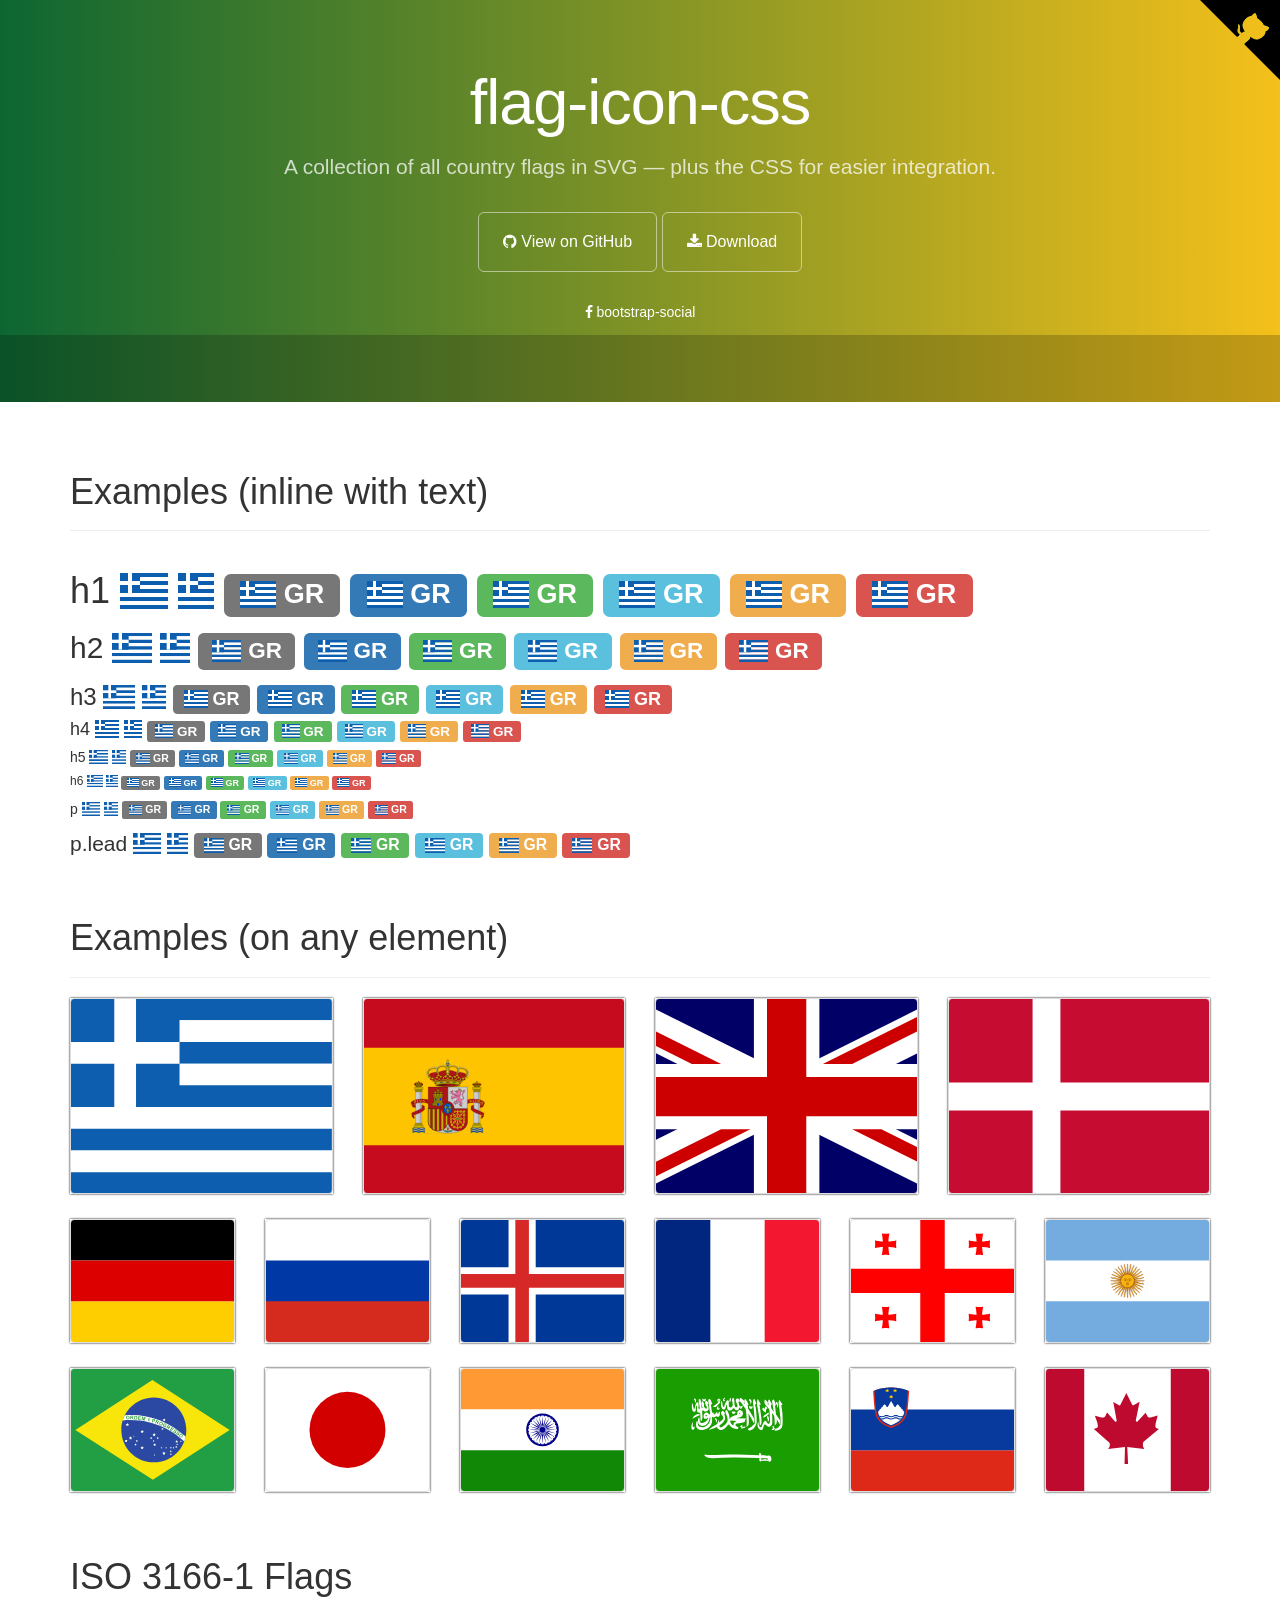
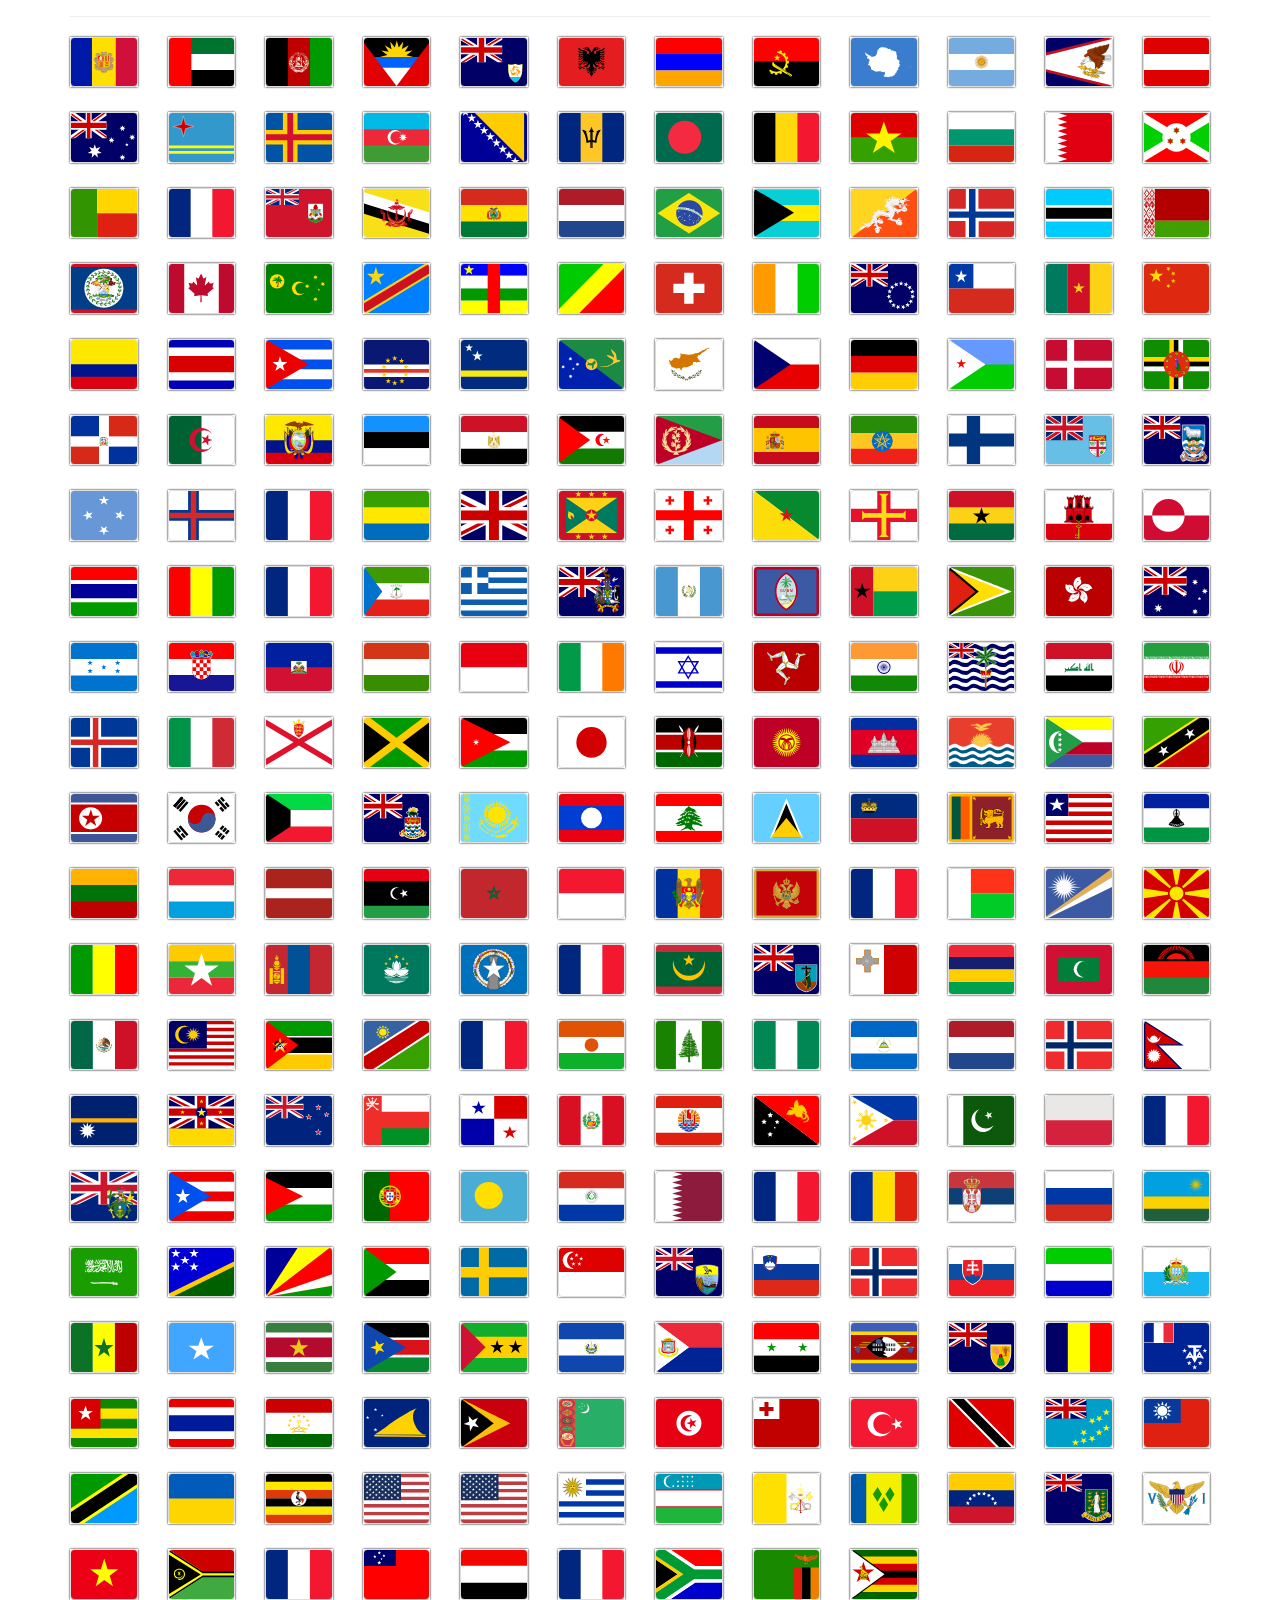
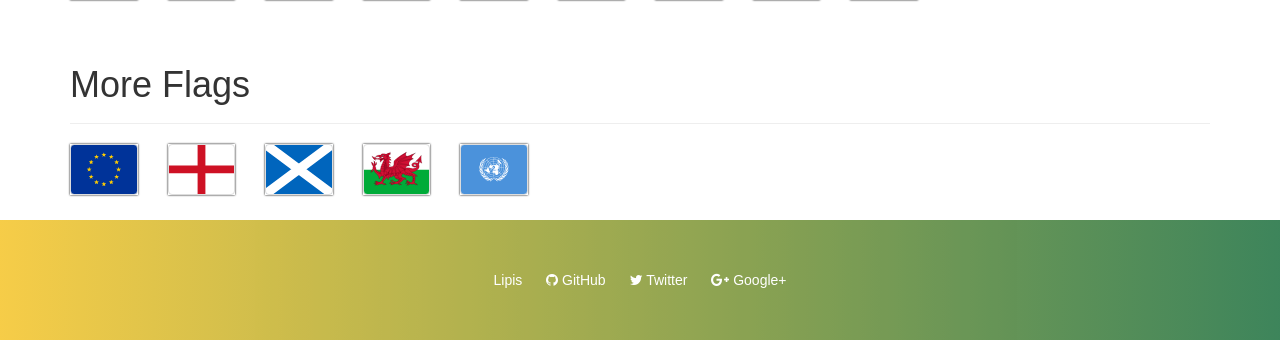
<file: public/backend/assets/vendors/iconfonts/flag-icon-css/index.html>
<!DOCTYPE html>
<html lang="en">
  <head>
    <meta charset="utf-8">
    <meta name="viewport" content="width=device-width, initial-scale=1.0">
    <meta property="og:type" content="website" />
    <meta property="og:url" content="https://lipis.github.io/flag-icon-css/" />
    <title>SVG Country Flags | flag-icon-css</title>
    <link href="https://maxcdn.bootstrapcdn.com/bootstrap/3.3.6/css/bootstrap.min.css" rel="stylesheet" id="bootstrap">
    <link href="https://maxcdn.bootstrapcdn.com/font-awesome/4.5.0/css/font-awesome.min.css" rel="stylesheet">
    <link href="./assets/docs.css" rel="stylesheet">
    <link href="./css/flag-icon.css" rel="stylesheet">
  </head>
  <body>
    <div class="jumbotron">
      <div class="container">
        <h1>flag-icon-css</h1>
        <p> A collection of all country flags in SVG — plus the CSS for easier integration. </p>
        <a href="https://github.com/lipis/flag-icon-css" class="btn btn-outline btn-lg"><span class="fa fa-github"></span> View on GitHub</a>
        <a href="https://github.com/lipis/flag-icon-css/archive/master.zip" class="btn btn-outline btn-lg"><span class="fa fa-download"></span> Download</a>
        <ul class="jumbotron-links">
          <li><a href="https://lipis.github.io/bootstrap-social"><span class="fa fa-facebook"></span> bootstrap-social</a></li>
        </ul>
      </div>
      <div class="bottom">
        <iframe src="https://ghbtns.com/github-btn.html?user=lipis&amp;repo=flag-icon-css&amp;type=watch&amp;count=true" class="social-share"></iframe>
      </div>
    </div>
    <script>
      if (window.location.hostname.indexOf('github') > 0)
      {
        window.location.replace("http://flag-icon-css.lip.is/");
      }
    </script>
    <div class="container">
      <section id="examples">
        <div class="page-header">
          <h1>Examples (inline with text)</h1>
        </div>
        <div class="no-wrap">
          <h1> h1 <span class="flag-icon flag-icon-gr"></span>
            <span class="flag-icon flag-icon-squared flag-icon-gr"></span>
            <span class="label label-default"><span class="flag-icon flag-icon-gr"></span> GR</span>
            <span class="label label-primary"><span class="flag-icon flag-icon-gr"></span> GR</span>
            <span class="label label-success"><span class="flag-icon flag-icon-gr"></span> GR</span>
            <span class="label label-info"><span class="flag-icon flag-icon-gr"></span> GR</span>
            <span class="label label-warning"><span class="flag-icon flag-icon-gr"></span> GR</span>
            <span class="label label-danger"><span class="flag-icon flag-icon-gr"></span> GR</span>
          </h1>
          <h2> h2 <span class="flag-icon flag-icon-gr"></span>
            <span class="flag-icon flag-icon-squared flag-icon-gr"></span>
            <span class="label label-default"><span class="flag-icon flag-icon-gr"></span> GR</span>
            <span class="label label-primary"><span class="flag-icon flag-icon-gr"></span> GR</span>
            <span class="label label-success"><span class="flag-icon flag-icon-gr"></span> GR</span>
            <span class="label label-info"><span class="flag-icon flag-icon-gr"></span> GR</span>
            <span class="label label-warning"><span class="flag-icon flag-icon-gr"></span> GR</span>
            <span class="label label-danger"><span class="flag-icon flag-icon-gr"></span> GR</span>
          </h2>
          <h3> h3 <span class="flag-icon flag-icon-gr"></span>
            <span class="flag-icon flag-icon-squared flag-icon-gr"></span>
            <span class="label label-default"><span class="flag-icon flag-icon-gr"></span> GR</span>
            <span class="label label-primary"><span class="flag-icon flag-icon-gr"></span> GR</span>
            <span class="label label-success"><span class="flag-icon flag-icon-gr"></span> GR</span>
            <span class="label label-info"><span class="flag-icon flag-icon-gr"></span> GR</span>
            <span class="label label-warning"><span class="flag-icon flag-icon-gr"></span> GR</span>
            <span class="label label-danger"><span class="flag-icon flag-icon-gr"></span> GR</span>
          </h3>
          <h4> h4 <span class="flag-icon flag-icon-gr"></span>
            <span class="flag-icon flag-icon-squared flag-icon-gr"></span>
            <span class="label label-default"><span class="flag-icon flag-icon-gr"></span> GR</span>
            <span class="label label-primary"><span class="flag-icon flag-icon-gr"></span> GR</span>
            <span class="label label-success"><span class="flag-icon flag-icon-gr"></span> GR</span>
            <span class="label label-info"><span class="flag-icon flag-icon-gr"></span> GR</span>
            <span class="label label-warning"><span class="flag-icon flag-icon-gr"></span> GR</span>
            <span class="label label-danger"><span class="flag-icon flag-icon-gr"></span> GR</span>
          </h4>
          <h5> h5 <span class="flag-icon flag-icon-gr"></span>
            <span class="flag-icon flag-icon-squared flag-icon-gr"></span>
            <span class="label label-default"><span class="flag-icon flag-icon-gr"></span> GR</span>
            <span class="label label-primary"><span class="flag-icon flag-icon-gr"></span> GR</span>
            <span class="label label-success"><span class="flag-icon flag-icon-gr"></span> GR</span>
            <span class="label label-info"><span class="flag-icon flag-icon-gr"></span> GR</span>
            <span class="label label-warning"><span class="flag-icon flag-icon-gr"></span> GR</span>
            <span class="label label-danger"><span class="flag-icon flag-icon-gr"></span> GR</span>
          </h5>
          <h6> h6 <span class="flag-icon flag-icon-gr"></span>
            <span class="flag-icon flag-icon-squared flag-icon-gr"></span>
            <span class="label label-default"><span class="flag-icon flag-icon-gr"></span> GR</span>
            <span class="label label-primary"><span class="flag-icon flag-icon-gr"></span> GR</span>
            <span class="label label-success"><span class="flag-icon flag-icon-gr"></span> GR</span>
            <span class="label label-info"><span class="flag-icon flag-icon-gr"></span> GR</span>
            <span class="label label-warning"><span class="flag-icon flag-icon-gr"></span> GR</span>
            <span class="label label-danger"><span class="flag-icon flag-icon-gr"></span> GR</span>
          </h6>
          <p> p <span class="flag-icon flag-icon-gr"></span>
            <span class="flag-icon flag-icon-squared flag-icon-gr"></span>
            <span class="label label-default"><span class="flag-icon flag-icon-gr"></span> GR</span>
            <span class="label label-primary"><span class="flag-icon flag-icon-gr"></span> GR</span>
            <span class="label label-success"><span class="flag-icon flag-icon-gr"></span> GR</span>
            <span class="label label-info"><span class="flag-icon flag-icon-gr"></span> GR</span>
            <span class="label label-warning"><span class="flag-icon flag-icon-gr"></span> GR</span>
            <span class="label label-danger"><span class="flag-icon flag-icon-gr"></span> GR</span>
          </p>
          <p class="lead"> p.lead <span class="flag-icon flag-icon-gr"></span>
            <span class="flag-icon flag-icon-squared flag-icon-gr"></span>
            <span class="label label-default"><span class="flag-icon flag-icon-gr"></span> GR</span>
            <span class="label label-primary"><span class="flag-icon flag-icon-gr"></span> GR</span>
            <span class="label label-success"><span class="flag-icon flag-icon-gr"></span> GR</span>
            <span class="label label-info"><span class="flag-icon flag-icon-gr"></span> GR</span>
            <span class="label label-warning"><span class="flag-icon flag-icon-gr"></span> GR</span>
            <span class="label label-danger"><span class="flag-icon flag-icon-gr"></span> GR</span>
          </p>
      </section>
      </section>
      <section id="more" class="d">
        <div class="page-header">
          <h1>Examples (on any element)</h1>
        </div>
        <div class="row">
          <div class="col-lg-3 col-md-4 col-sm-4 col-xs-6">
            <div class="flag-wrapper">
              <div class="img-thumbnail flag flag-icon-background flag-icon-gr"></div>
            </div>
          </div>
          <div class="col-lg-3 col-md-4 col-sm-4 col-xs-6">
            <div class="flag-wrapper">
              <div class="img-thumbnail flag flag-icon-background flag-icon-es"></div>
            </div>
          </div>
          <div class="col-lg-3 col-md-4 col-sm-4 col-xs-3">
            <div class="flag-wrapper">
              <div class="img-thumbnail flag flag-icon-background flag-icon-gb"></div>
            </div>
          </div>
          <div class="col-lg-3 col-sm-2 col-xs-3">
            <div class="flag-wrapper">
              <div class="img-thumbnail flag flag-icon-background flag-icon-dk"></div>
            </div>
          </div>
          <div class="col-sm-2 col-xs-3">
            <div class="flag-wrapper">
              <div class="img-thumbnail flag flag-icon-background flag-icon-de"></div>
            </div>
          </div>
          <div class="col-sm-2 col-xs-3">
            <div class="flag-wrapper">
              <div class="img-thumbnail flag flag-icon-background flag-icon-ru"></div>
            </div>
          </div>
          <div class="col-sm-2 col-xs-3">
            <div class="flag-wrapper">
              <div class="img-thumbnail flag flag-icon-background flag-icon-is"></div>
            </div>
          </div>
          <div class="col-sm-2 col-xs-3">
            <div class="flag-wrapper">
              <div class="img-thumbnail flag flag-icon-background flag-icon-fr"></div>
            </div>
          </div>
          <div class="col-sm-2 col-xs-3">
            <div class="flag-wrapper">
              <div class="img-thumbnail flag flag-icon-background flag-icon-ge"></div>
            </div>
          </div>
          <div class="col-sm-2 col-xs-3">
            <div class="flag-wrapper">
              <div class="img-thumbnail flag flag-icon-background flag-icon-ar"></div>
            </div>
          </div>
          <div class="col-sm-2 col-xs-3">
            <div class="flag-wrapper">
              <div class="img-thumbnail flag flag-icon-background flag-icon-br"></div>
            </div>
          </div>
          <div class="col-sm-2 col-xs-3">
            <div class="flag-wrapper">
              <div class="img-thumbnail flag flag-icon-background flag-icon-jp"></div>
            </div>
          </div>
          <div class="col-sm-2 col-xs-3 hidden-xs">
            <div class="flag-wrapper">
              <div class="img-thumbnail flag flag-icon-background flag-icon-in"></div>
            </div>
          </div>
          <div class="col-sm-2 col-xs-3">
            <div class="flag-wrapper">
              <div class="img-thumbnail flag flag-icon-background flag-icon-sa"></div>
            </div>
          </div>
          <div class="col-sm-2 col-xs-3">
            <div class="flag-wrapper">
              <div class="img-thumbnail flag flag-icon-background flag-icon-si"></div>
            </div>
          </div>
          <div class="col-sm-2 col-xs-3 visible-lg">
            <div class="flag-wrapper">
              <div class="img-thumbnail flag flag-icon-background flag-icon-ca"></div>
            </div>
          </div>
        </div>
      </section>
      <section class="all-flags">
        <div class="page-header">
          <h1>ISO 3166-1 Flags</h1>
        </div>
        <div class="row">
          <div class="col-md-1 col-sm-2 col-xs-3">
            <div class="flag-wrapper">
              <div class="img-thumbnail flag flag-icon-background flag-icon-ad" title="ad" id="ad"></div>
            </div>
          </div>
          <div class="col-md-1 col-sm-2 col-xs-3">
            <div class="flag-wrapper">
              <div class="img-thumbnail flag flag-icon-background flag-icon-ae" title="ae" id="ae"></div>
            </div>
          </div>
          <div class="col-md-1 col-sm-2 col-xs-3">
            <div class="flag-wrapper">
              <div class="img-thumbnail flag flag-icon-background flag-icon-af" title="af" id="af"></div>
            </div>
          </div>
          <div class="col-md-1 col-sm-2 col-xs-3">
            <div class="flag-wrapper">
              <div class="img-thumbnail flag flag-icon-background flag-icon-ag" title="ag" id="ag"></div>
            </div>
          </div>
          <div class="col-md-1 col-sm-2 col-xs-3">
            <div class="flag-wrapper">
              <div class="img-thumbnail flag flag-icon-background flag-icon-ai" title="ai" id="ai"></div>
            </div>
          </div>
          <div class="col-md-1 col-sm-2 col-xs-3">
            <div class="flag-wrapper">
              <div class="img-thumbnail flag flag-icon-background flag-icon-al" title="al" id="al"></div>
            </div>
          </div>
          <div class="col-md-1 col-sm-2 col-xs-3">
            <div class="flag-wrapper">
              <div class="img-thumbnail flag flag-icon-background flag-icon-am" title="am" id="am"></div>
            </div>
          </div>
          <div class="col-md-1 col-sm-2 col-xs-3">
            <div class="flag-wrapper">
              <div class="img-thumbnail flag flag-icon-background flag-icon-ao" title="ao" id="ao"></div>
            </div>
          </div>
          <div class="col-md-1 col-sm-2 col-xs-3">
            <div class="flag-wrapper">
              <div class="img-thumbnail flag flag-icon-background flag-icon-aq" title="aq" id="aq"></div>
            </div>
          </div>
          <div class="col-md-1 col-sm-2 col-xs-3">
            <div class="flag-wrapper">
              <div class="img-thumbnail flag flag-icon-background flag-icon-ar" title="ar" id="ar"></div>
            </div>
          </div>
          <div class="col-md-1 col-sm-2 col-xs-3">
            <div class="flag-wrapper">
              <div class="img-thumbnail flag flag-icon-background flag-icon-as" title="as" id="as"></div>
            </div>
          </div>
          <div class="col-md-1 col-sm-2 col-xs-3">
            <div class="flag-wrapper">
              <div class="img-thumbnail flag flag-icon-background flag-icon-at" title="at" id="at"></div>
            </div>
          </div>
          <div class="col-md-1 col-sm-2 col-xs-3">
            <div class="flag-wrapper">
              <div class="img-thumbnail flag flag-icon-background flag-icon-au" title="au" id="au"></div>
            </div>
          </div>
          <div class="col-md-1 col-sm-2 col-xs-3">
            <div class="flag-wrapper">
              <div class="img-thumbnail flag flag-icon-background flag-icon-aw" title="aw" id="aw"></div>
            </div>
          </div>
          <div class="col-md-1 col-sm-2 col-xs-3">
            <div class="flag-wrapper">
              <div class="img-thumbnail flag flag-icon-background flag-icon-ax" title="ax" id="ax"></div>
            </div>
          </div>
          <div class="col-md-1 col-sm-2 col-xs-3">
            <div class="flag-wrapper">
              <div class="img-thumbnail flag flag-icon-background flag-icon-az" title="az" id="az"></div>
            </div>
          </div>
          <div class="col-md-1 col-sm-2 col-xs-3">
            <div class="flag-wrapper">
              <div class="img-thumbnail flag flag-icon-background flag-icon-ba" title="ba" id="ba"></div>
            </div>
          </div>
          <div class="col-md-1 col-sm-2 col-xs-3">
            <div class="flag-wrapper">
              <div class="img-thumbnail flag flag-icon-background flag-icon-bb" title="bb" id="bb"></div>
            </div>
          </div>
          <div class="col-md-1 col-sm-2 col-xs-3">
            <div class="flag-wrapper">
              <div class="img-thumbnail flag flag-icon-background flag-icon-bd" title="bd" id="bd"></div>
            </div>
          </div>
          <div class="col-md-1 col-sm-2 col-xs-3">
            <div class="flag-wrapper">
              <div class="img-thumbnail flag flag-icon-background flag-icon-be" title="be" id="be"></div>
            </div>
          </div>
          <div class="col-md-1 col-sm-2 col-xs-3">
            <div class="flag-wrapper">
              <div class="img-thumbnail flag flag-icon-background flag-icon-bf" title="bf" id="bf"></div>
            </div>
          </div>
          <div class="col-md-1 col-sm-2 col-xs-3">
            <div class="flag-wrapper">
              <div class="img-thumbnail flag flag-icon-background flag-icon-bg" title="bg" id="bg"></div>
            </div>
          </div>
          <div class="col-md-1 col-sm-2 col-xs-3">
            <div class="flag-wrapper">
              <div class="img-thumbnail flag flag-icon-background flag-icon-bh" title="bh" id="bh"></div>
            </div>
          </div>
          <div class="col-md-1 col-sm-2 col-xs-3">
            <div class="flag-wrapper">
              <div class="img-thumbnail flag flag-icon-background flag-icon-bi" title="bi" id="bi"></div>
            </div>
          </div>
          <div class="col-md-1 col-sm-2 col-xs-3">
            <div class="flag-wrapper">
              <div class="img-thumbnail flag flag-icon-background flag-icon-bj" title="bj" id="bj"></div>
            </div>
          </div>
          <div class="col-md-1 col-sm-2 col-xs-3">
            <div class="flag-wrapper">
              <div class="img-thumbnail flag flag-icon-background flag-icon-bl" title="bl" id="bl"></div>
            </div>
          </div>
          <div class="col-md-1 col-sm-2 col-xs-3">
            <div class="flag-wrapper">
              <div class="img-thumbnail flag flag-icon-background flag-icon-bm" title="bm" id="bm"></div>
            </div>
          </div>
          <div class="col-md-1 col-sm-2 col-xs-3">
            <div class="flag-wrapper">
              <div class="img-thumbnail flag flag-icon-background flag-icon-bn" title="bn" id="bn"></div>
            </div>
          </div>
          <div class="col-md-1 col-sm-2 col-xs-3">
            <div class="flag-wrapper">
              <div class="img-thumbnail flag flag-icon-background flag-icon-bo" title="bo" id="bo"></div>
            </div>
          </div>
          <div class="col-md-1 col-sm-2 col-xs-3">
            <div class="flag-wrapper">
              <div class="img-thumbnail flag flag-icon-background flag-icon-bq" title="bq" id="bq"></div>
            </div>
          </div>
          <div class="col-md-1 col-sm-2 col-xs-3">
            <div class="flag-wrapper">
              <div class="img-thumbnail flag flag-icon-background flag-icon-br" title="br" id="br"></div>
            </div>
          </div>
          <div class="col-md-1 col-sm-2 col-xs-3">
            <div class="flag-wrapper">
              <div class="img-thumbnail flag flag-icon-background flag-icon-bs" title="bs" id="bs"></div>
            </div>
          </div>
          <div class="col-md-1 col-sm-2 col-xs-3">
            <div class="flag-wrapper">
              <div class="img-thumbnail flag flag-icon-background flag-icon-bt" title="bt" id="bt"></div>
            </div>
          </div>
          <div class="col-md-1 col-sm-2 col-xs-3">
            <div class="flag-wrapper">
              <div class="img-thumbnail flag flag-icon-background flag-icon-bv" title="bv" id="bv"></div>
            </div>
          </div>
          <div class="col-md-1 col-sm-2 col-xs-3">
            <div class="flag-wrapper">
              <div class="img-thumbnail flag flag-icon-background flag-icon-bw" title="bw" id="bw"></div>
            </div>
          </div>
          <div class="col-md-1 col-sm-2 col-xs-3">
            <div class="flag-wrapper">
              <div class="img-thumbnail flag flag-icon-background flag-icon-by" title="by" id="by"></div>
            </div>
          </div>
          <div class="col-md-1 col-sm-2 col-xs-3">
            <div class="flag-wrapper">
              <div class="img-thumbnail flag flag-icon-background flag-icon-bz" title="bz" id="bz"></div>
            </div>
          </div>
          <div class="col-md-1 col-sm-2 col-xs-3">
            <div class="flag-wrapper">
              <div class="img-thumbnail flag flag-icon-background flag-icon-ca" title="ca" id="ca"></div>
            </div>
          </div>
          <div class="col-md-1 col-sm-2 col-xs-3">
            <div class="flag-wrapper">
              <div class="img-thumbnail flag flag-icon-background flag-icon-cc" title="cc" id="cc"></div>
            </div>
          </div>
          <div class="col-md-1 col-sm-2 col-xs-3">
            <div class="flag-wrapper">
              <div class="img-thumbnail flag flag-icon-background flag-icon-cd" title="cd" id="cd"></div>
            </div>
          </div>
          <div class="col-md-1 col-sm-2 col-xs-3">
            <div class="flag-wrapper">
              <div class="img-thumbnail flag flag-icon-background flag-icon-cf" title="cf" id="cf"></div>
            </div>
          </div>
          <div class="col-md-1 col-sm-2 col-xs-3">
            <div class="flag-wrapper">
              <div class="img-thumbnail flag flag-icon-background flag-icon-cg" title="cg" id="cg"></div>
            </div>
          </div>
          <div class="col-md-1 col-sm-2 col-xs-3">
            <div class="flag-wrapper">
              <div class="img-thumbnail flag flag-icon-background flag-icon-ch" title="ch" id="ch"></div>
            </div>
          </div>
          <div class="col-md-1 col-sm-2 col-xs-3">
            <div class="flag-wrapper">
              <div class="img-thumbnail flag flag-icon-background flag-icon-ci" title="ci" id="ci"></div>
            </div>
          </div>
          <div class="col-md-1 col-sm-2 col-xs-3">
            <div class="flag-wrapper">
              <div class="img-thumbnail flag flag-icon-background flag-icon-ck" title="ck" id="ck"></div>
            </div>
          </div>
          <div class="col-md-1 col-sm-2 col-xs-3">
            <div class="flag-wrapper">
              <div class="img-thumbnail flag flag-icon-background flag-icon-cl" title="cl" id="cl"></div>
            </div>
          </div>
          <div class="col-md-1 col-sm-2 col-xs-3">
            <div class="flag-wrapper">
              <div class="img-thumbnail flag flag-icon-background flag-icon-cm" title="cm" id="cm"></div>
            </div>
          </div>
          <div class="col-md-1 col-sm-2 col-xs-3">
            <div class="flag-wrapper">
              <div class="img-thumbnail flag flag-icon-background flag-icon-cn" title="cn" id="cn"></div>
            </div>
          </div>
          <div class="col-md-1 col-sm-2 col-xs-3">
            <div class="flag-wrapper">
              <div class="img-thumbnail flag flag-icon-background flag-icon-co" title="co" id="co"></div>
            </div>
          </div>
          <div class="col-md-1 col-sm-2 col-xs-3">
            <div class="flag-wrapper">
              <div class="img-thumbnail flag flag-icon-background flag-icon-cr" title="cr" id="cr"></div>
            </div>
          </div>
          <div class="col-md-1 col-sm-2 col-xs-3">
            <div class="flag-wrapper">
              <div class="img-thumbnail flag flag-icon-background flag-icon-cu" title="cu" id="cu"></div>
            </div>
          </div>
          <div class="col-md-1 col-sm-2 col-xs-3">
            <div class="flag-wrapper">
              <div class="img-thumbnail flag flag-icon-background flag-icon-cv" title="cv" id="cv"></div>
            </div>
          </div>
          <div class="col-md-1 col-sm-2 col-xs-3">
            <div class="flag-wrapper">
              <div class="img-thumbnail flag flag-icon-background flag-icon-cw" title="cw" id="cw"></div>
            </div>
          </div>
          <div class="col-md-1 col-sm-2 col-xs-3">
            <div class="flag-wrapper">
              <div class="img-thumbnail flag flag-icon-background flag-icon-cx" title="cx" id="cx"></div>
            </div>
          </div>
          <div class="col-md-1 col-sm-2 col-xs-3">
            <div class="flag-wrapper">
              <div class="img-thumbnail flag flag-icon-background flag-icon-cy" title="cy" id="cy"></div>
            </div>
          </div>
          <div class="col-md-1 col-sm-2 col-xs-3">
            <div class="flag-wrapper">
              <div class="img-thumbnail flag flag-icon-background flag-icon-cz" title="cz" id="cz"></div>
            </div>
          </div>
          <div class="col-md-1 col-sm-2 col-xs-3">
            <div class="flag-wrapper">
              <div class="img-thumbnail flag flag-icon-background flag-icon-de" title="de" id="de"></div>
            </div>
          </div>
          <div class="col-md-1 col-sm-2 col-xs-3">
            <div class="flag-wrapper">
              <div class="img-thumbnail flag flag-icon-background flag-icon-dj" title="dj" id="dj"></div>
            </div>
          </div>
          <div class="col-md-1 col-sm-2 col-xs-3">
            <div class="flag-wrapper">
              <div class="img-thumbnail flag flag-icon-background flag-icon-dk" title="dk" id="dk"></div>
            </div>
          </div>
          <div class="col-md-1 col-sm-2 col-xs-3">
            <div class="flag-wrapper">
              <div class="img-thumbnail flag flag-icon-background flag-icon-dm" title="dm" id="dm"></div>
            </div>
          </div>
          <div class="col-md-1 col-sm-2 col-xs-3">
            <div class="flag-wrapper">
              <div class="img-thumbnail flag flag-icon-background flag-icon-do" title="do" id="do"></div>
            </div>
          </div>
          <div class="col-md-1 col-sm-2 col-xs-3">
            <div class="flag-wrapper">
              <div class="img-thumbnail flag flag-icon-background flag-icon-dz" title="dz" id="dz"></div>
            </div>
          </div>
          <div class="col-md-1 col-sm-2 col-xs-3">
            <div class="flag-wrapper">
              <div class="img-thumbnail flag flag-icon-background flag-icon-ec" title="ec" id="ec"></div>
            </div>
          </div>
          <div class="col-md-1 col-sm-2 col-xs-3">
            <div class="flag-wrapper">
              <div class="img-thumbnail flag flag-icon-background flag-icon-ee" title="ee" id="ee"></div>
            </div>
          </div>
          <div class="col-md-1 col-sm-2 col-xs-3">
            <div class="flag-wrapper">
              <div class="img-thumbnail flag flag-icon-background flag-icon-eg" title="eg" id="eg"></div>
            </div>
          </div>
          <div class="col-md-1 col-sm-2 col-xs-3">
            <div class="flag-wrapper">
              <div class="img-thumbnail flag flag-icon-background flag-icon-eh" title="eh" id="eh"></div>
            </div>
          </div>
          <div class="col-md-1 col-sm-2 col-xs-3">
            <div class="flag-wrapper">
              <div class="img-thumbnail flag flag-icon-background flag-icon-er" title="er" id="er"></div>
            </div>
          </div>
          <div class="col-md-1 col-sm-2 col-xs-3">
            <div class="flag-wrapper">
              <div class="img-thumbnail flag flag-icon-background flag-icon-es" title="es" id="es"></div>
            </div>
          </div>
          <div class="col-md-1 col-sm-2 col-xs-3">
            <div class="flag-wrapper">
              <div class="img-thumbnail flag flag-icon-background flag-icon-et" title="et" id="et"></div>
            </div>
          </div>
          <div class="col-md-1 col-sm-2 col-xs-3">
            <div class="flag-wrapper">
              <div class="img-thumbnail flag flag-icon-background flag-icon-fi" title="fi" id="fi"></div>
            </div>
          </div>
          <div class="col-md-1 col-sm-2 col-xs-3">
            <div class="flag-wrapper">
              <div class="img-thumbnail flag flag-icon-background flag-icon-fj" title="fj" id="fj"></div>
            </div>
          </div>
          <div class="col-md-1 col-sm-2 col-xs-3">
            <div class="flag-wrapper">
              <div class="img-thumbnail flag flag-icon-background flag-icon-fk" title="fk" id="fk"></div>
            </div>
          </div>
          <div class="col-md-1 col-sm-2 col-xs-3">
            <div class="flag-wrapper">
              <div class="img-thumbnail flag flag-icon-background flag-icon-fm" title="fm" id="fm"></div>
            </div>
          </div>
          <div class="col-md-1 col-sm-2 col-xs-3">
            <div class="flag-wrapper">
              <div class="img-thumbnail flag flag-icon-background flag-icon-fo" title="fo" id="fo"></div>
            </div>
          </div>
          <div class="col-md-1 col-sm-2 col-xs-3">
            <div class="flag-wrapper">
              <div class="img-thumbnail flag flag-icon-background flag-icon-fr" title="fr" id="fr"></div>
            </div>
          </div>
          <div class="col-md-1 col-sm-2 col-xs-3">
            <div class="flag-wrapper">
              <div class="img-thumbnail flag flag-icon-background flag-icon-ga" title="ga" id="ga"></div>
            </div>
          </div>
          <div class="col-md-1 col-sm-2 col-xs-3">
            <div class="flag-wrapper">
              <div class="img-thumbnail flag flag-icon-background flag-icon-gb" title="gb" id="gb"></div>
            </div>
          </div>
          <div class="col-md-1 col-sm-2 col-xs-3">
            <div class="flag-wrapper">
              <div class="img-thumbnail flag flag-icon-background flag-icon-gd" title="gd" id="gd"></div>
            </div>
          </div>
          <div class="col-md-1 col-sm-2 col-xs-3">
            <div class="flag-wrapper">
              <div class="img-thumbnail flag flag-icon-background flag-icon-ge" title="ge" id="ge"></div>
            </div>
          </div>
          <div class="col-md-1 col-sm-2 col-xs-3">
            <div class="flag-wrapper">
              <div class="img-thumbnail flag flag-icon-background flag-icon-gf" title="gf" id="gf"></div>
            </div>
          </div>
          <div class="col-md-1 col-sm-2 col-xs-3">
            <div class="flag-wrapper">
              <div class="img-thumbnail flag flag-icon-background flag-icon-gg" title="gg" id="gg"></div>
            </div>
          </div>
          <div class="col-md-1 col-sm-2 col-xs-3">
            <div class="flag-wrapper">
              <div class="img-thumbnail flag flag-icon-background flag-icon-gh" title="gh" id="gh"></div>
            </div>
          </div>
          <div class="col-md-1 col-sm-2 col-xs-3">
            <div class="flag-wrapper">
              <div class="img-thumbnail flag flag-icon-background flag-icon-gi" title="gi" id="gi"></div>
            </div>
          </div>
          <div class="col-md-1 col-sm-2 col-xs-3">
            <div class="flag-wrapper">
              <div class="img-thumbnail flag flag-icon-background flag-icon-gl" title="gl" id="gl"></div>
            </div>
          </div>
          <div class="col-md-1 col-sm-2 col-xs-3">
            <div class="flag-wrapper">
              <div class="img-thumbnail flag flag-icon-background flag-icon-gm" title="gm" id="gm"></div>
            </div>
          </div>
          <div class="col-md-1 col-sm-2 col-xs-3">
            <div class="flag-wrapper">
              <div class="img-thumbnail flag flag-icon-background flag-icon-gn" title="gn" id="gn"></div>
            </div>
          </div>
          <div class="col-md-1 col-sm-2 col-xs-3">
            <div class="flag-wrapper">
              <div class="img-thumbnail flag flag-icon-background flag-icon-gp" title="gp" id="gp"></div>
            </div>
          </div>
          <div class="col-md-1 col-sm-2 col-xs-3">
            <div class="flag-wrapper">
              <div class="img-thumbnail flag flag-icon-background flag-icon-gq" title="gq" id="gq"></div>
            </div>
          </div>
          <div class="col-md-1 col-sm-2 col-xs-3">
            <div class="flag-wrapper">
              <div class="img-thumbnail flag flag-icon-background flag-icon-gr" title="gr" id="gr"></div>
            </div>
          </div>
          <div class="col-md-1 col-sm-2 col-xs-3">
            <div class="flag-wrapper">
              <div class="img-thumbnail flag flag-icon-background flag-icon-gs" title="gs" id="gs"></div>
            </div>
          </div>
          <div class="col-md-1 col-sm-2 col-xs-3">
            <div class="flag-wrapper">
              <div class="img-thumbnail flag flag-icon-background flag-icon-gt" title="gt" id="gt"></div>
            </div>
          </div>
          <div class="col-md-1 col-sm-2 col-xs-3">
            <div class="flag-wrapper">
              <div class="img-thumbnail flag flag-icon-background flag-icon-gu" title="gu" id="gu"></div>
            </div>
          </div>
          <div class="col-md-1 col-sm-2 col-xs-3">
            <div class="flag-wrapper">
              <div class="img-thumbnail flag flag-icon-background flag-icon-gw" title="gw" id="gw"></div>
            </div>
          </div>
          <div class="col-md-1 col-sm-2 col-xs-3">
            <div class="flag-wrapper">
              <div class="img-thumbnail flag flag-icon-background flag-icon-gy" title="gy" id="gy"></div>
            </div>
          </div>
          <div class="col-md-1 col-sm-2 col-xs-3">
            <div class="flag-wrapper">
              <div class="img-thumbnail flag flag-icon-background flag-icon-hk" title="hk" id="hk"></div>
            </div>
          </div>
          <div class="col-md-1 col-sm-2 col-xs-3">
            <div class="flag-wrapper">
              <div class="img-thumbnail flag flag-icon-background flag-icon-hm" title="hm" id="hm"></div>
            </div>
          </div>
          <div class="col-md-1 col-sm-2 col-xs-3">
            <div class="flag-wrapper">
              <div class="img-thumbnail flag flag-icon-background flag-icon-hn" title="hn" id="hn"></div>
            </div>
          </div>
          <div class="col-md-1 col-sm-2 col-xs-3">
            <div class="flag-wrapper">
              <div class="img-thumbnail flag flag-icon-background flag-icon-hr" title="hr" id="hr"></div>
            </div>
          </div>
          <div class="col-md-1 col-sm-2 col-xs-3">
            <div class="flag-wrapper">
              <div class="img-thumbnail flag flag-icon-background flag-icon-ht" title="ht" id="ht"></div>
            </div>
          </div>
          <div class="col-md-1 col-sm-2 col-xs-3">
            <div class="flag-wrapper">
              <div class="img-thumbnail flag flag-icon-background flag-icon-hu" title="hu" id="hu"></div>
            </div>
          </div>
          <div class="col-md-1 col-sm-2 col-xs-3">
            <div class="flag-wrapper">
              <div class="img-thumbnail flag flag-icon-background flag-icon-id" title="id" id="id"></div>
            </div>
          </div>
          <div class="col-md-1 col-sm-2 col-xs-3">
            <div class="flag-wrapper">
              <div class="img-thumbnail flag flag-icon-background flag-icon-ie" title="ie" id="ie"></div>
            </div>
          </div>
          <div class="col-md-1 col-sm-2 col-xs-3">
            <div class="flag-wrapper">
              <div class="img-thumbnail flag flag-icon-background flag-icon-il" title="il" id="il"></div>
            </div>
          </div>
          <div class="col-md-1 col-sm-2 col-xs-3">
            <div class="flag-wrapper">
              <div class="img-thumbnail flag flag-icon-background flag-icon-im" title="im" id="im"></div>
            </div>
          </div>
          <div class="col-md-1 col-sm-2 col-xs-3">
            <div class="flag-wrapper">
              <div class="img-thumbnail flag flag-icon-background flag-icon-in" title="in" id="in"></div>
            </div>
          </div>
          <div class="col-md-1 col-sm-2 col-xs-3">
            <div class="flag-wrapper">
              <div class="img-thumbnail flag flag-icon-background flag-icon-io" title="io" id="io"></div>
            </div>
          </div>
          <div class="col-md-1 col-sm-2 col-xs-3">
            <div class="flag-wrapper">
              <div class="img-thumbnail flag flag-icon-background flag-icon-iq" title="iq" id="iq"></div>
            </div>
          </div>
          <div class="col-md-1 col-sm-2 col-xs-3">
            <div class="flag-wrapper">
              <div class="img-thumbnail flag flag-icon-background flag-icon-ir" title="ir" id="ir"></div>
            </div>
          </div>
          <div class="col-md-1 col-sm-2 col-xs-3">
            <div class="flag-wrapper">
              <div class="img-thumbnail flag flag-icon-background flag-icon-is" title="is" id="is"></div>
            </div>
          </div>
          <div class="col-md-1 col-sm-2 col-xs-3">
            <div class="flag-wrapper">
              <div class="img-thumbnail flag flag-icon-background flag-icon-it" title="it" id="it"></div>
            </div>
          </div>
          <div class="col-md-1 col-sm-2 col-xs-3">
            <div class="flag-wrapper">
              <div class="img-thumbnail flag flag-icon-background flag-icon-je" title="je" id="je"></div>
            </div>
          </div>
          <div class="col-md-1 col-sm-2 col-xs-3">
            <div class="flag-wrapper">
              <div class="img-thumbnail flag flag-icon-background flag-icon-jm" title="jm" id="jm"></div>
            </div>
          </div>
          <div class="col-md-1 col-sm-2 col-xs-3">
            <div class="flag-wrapper">
              <div class="img-thumbnail flag flag-icon-background flag-icon-jo" title="jo" id="jo"></div>
            </div>
          </div>
          <div class="col-md-1 col-sm-2 col-xs-3">
            <div class="flag-wrapper">
              <div class="img-thumbnail flag flag-icon-background flag-icon-jp" title="jp" id="jp"></div>
            </div>
          </div>
          <div class="col-md-1 col-sm-2 col-xs-3">
            <div class="flag-wrapper">
              <div class="img-thumbnail flag flag-icon-background flag-icon-ke" title="ke" id="ke"></div>
            </div>
          </div>
          <div class="col-md-1 col-sm-2 col-xs-3">
            <div class="flag-wrapper">
              <div class="img-thumbnail flag flag-icon-background flag-icon-kg" title="kg" id="kg"></div>
            </div>
          </div>
          <div class="col-md-1 col-sm-2 col-xs-3">
            <div class="flag-wrapper">
              <div class="img-thumbnail flag flag-icon-background flag-icon-kh" title="kh" id="kh"></div>
            </div>
          </div>
          <div class="col-md-1 col-sm-2 col-xs-3">
            <div class="flag-wrapper">
              <div class="img-thumbnail flag flag-icon-background flag-icon-ki" title="ki" id="ki"></div>
            </div>
          </div>
          <div class="col-md-1 col-sm-2 col-xs-3">
            <div class="flag-wrapper">
              <div class="img-thumbnail flag flag-icon-background flag-icon-km" title="km" id="km"></div>
            </div>
          </div>
          <div class="col-md-1 col-sm-2 col-xs-3">
            <div class="flag-wrapper">
              <div class="img-thumbnail flag flag-icon-background flag-icon-kn" title="kn" id="kn"></div>
            </div>
          </div>
          <div class="col-md-1 col-sm-2 col-xs-3">
            <div class="flag-wrapper">
              <div class="img-thumbnail flag flag-icon-background flag-icon-kp" title="kp" id="kp"></div>
            </div>
          </div>
          <div class="col-md-1 col-sm-2 col-xs-3">
            <div class="flag-wrapper">
              <div class="img-thumbnail flag flag-icon-background flag-icon-kr" title="kr" id="kr"></div>
            </div>
          </div>
          <div class="col-md-1 col-sm-2 col-xs-3">
            <div class="flag-wrapper">
              <div class="img-thumbnail flag flag-icon-background flag-icon-kw" title="kw" id="kw"></div>
            </div>
          </div>
          <div class="col-md-1 col-sm-2 col-xs-3">
            <div class="flag-wrapper">
              <div class="img-thumbnail flag flag-icon-background flag-icon-ky" title="ky" id="ky"></div>
            </div>
          </div>
          <div class="col-md-1 col-sm-2 col-xs-3">
            <div class="flag-wrapper">
              <div class="img-thumbnail flag flag-icon-background flag-icon-kz" title="kz" id="kz"></div>
            </div>
          </div>
          <div class="col-md-1 col-sm-2 col-xs-3">
            <div class="flag-wrapper">
              <div class="img-thumbnail flag flag-icon-background flag-icon-la" title="la" id="la"></div>
            </div>
          </div>
          <div class="col-md-1 col-sm-2 col-xs-3">
            <div class="flag-wrapper">
              <div class="img-thumbnail flag flag-icon-background flag-icon-lb" title="lb" id="lb"></div>
            </div>
          </div>
          <div class="col-md-1 col-sm-2 col-xs-3">
            <div class="flag-wrapper">
              <div class="img-thumbnail flag flag-icon-background flag-icon-lc" title="lc" id="lc"></div>
            </div>
          </div>
          <div class="col-md-1 col-sm-2 col-xs-3">
            <div class="flag-wrapper">
              <div class="img-thumbnail flag flag-icon-background flag-icon-li" title="li" id="li"></div>
            </div>
          </div>
          <div class="col-md-1 col-sm-2 col-xs-3">
            <div class="flag-wrapper">
              <div class="img-thumbnail flag flag-icon-background flag-icon-lk" title="lk" id="lk"></div>
            </div>
          </div>
          <div class="col-md-1 col-sm-2 col-xs-3">
            <div class="flag-wrapper">
              <div class="img-thumbnail flag flag-icon-background flag-icon-lr" title="lr" id="lr"></div>
            </div>
          </div>
          <div class="col-md-1 col-sm-2 col-xs-3">
            <div class="flag-wrapper">
              <div class="img-thumbnail flag flag-icon-background flag-icon-ls" title="ls" id="ls"></div>
            </div>
          </div>
          <div class="col-md-1 col-sm-2 col-xs-3">
            <div class="flag-wrapper">
              <div class="img-thumbnail flag flag-icon-background flag-icon-lt" title="lt" id="lt"></div>
            </div>
          </div>
          <div class="col-md-1 col-sm-2 col-xs-3">
            <div class="flag-wrapper">
              <div class="img-thumbnail flag flag-icon-background flag-icon-lu" title="lu" id="lu"></div>
            </div>
          </div>
          <div class="col-md-1 col-sm-2 col-xs-3">
            <div class="flag-wrapper">
              <div class="img-thumbnail flag flag-icon-background flag-icon-lv" title="lv" id="lv"></div>
            </div>
          </div>
          <div class="col-md-1 col-sm-2 col-xs-3">
            <div class="flag-wrapper">
              <div class="img-thumbnail flag flag-icon-background flag-icon-ly" title="ly" id="ly"></div>
            </div>
          </div>
          <div class="col-md-1 col-sm-2 col-xs-3">
            <div class="flag-wrapper">
              <div class="img-thumbnail flag flag-icon-background flag-icon-ma" title="ma" id="ma"></div>
            </div>
          </div>
          <div class="col-md-1 col-sm-2 col-xs-3">
            <div class="flag-wrapper">
              <div class="img-thumbnail flag flag-icon-background flag-icon-mc" title="mc" id="mc"></div>
            </div>
          </div>
          <div class="col-md-1 col-sm-2 col-xs-3">
            <div class="flag-wrapper">
              <div class="img-thumbnail flag flag-icon-background flag-icon-md" title="md" id="md"></div>
            </div>
          </div>
          <div class="col-md-1 col-sm-2 col-xs-3">
            <div class="flag-wrapper">
              <div class="img-thumbnail flag flag-icon-background flag-icon-me" title="me" id="me"></div>
            </div>
          </div>
          <div class="col-md-1 col-sm-2 col-xs-3">
            <div class="flag-wrapper">
              <div class="img-thumbnail flag flag-icon-background flag-icon-mf" title="mf" id="mf"></div>
            </div>
          </div>
          <div class="col-md-1 col-sm-2 col-xs-3">
            <div class="flag-wrapper">
              <div class="img-thumbnail flag flag-icon-background flag-icon-mg" title="mg" id="mg"></div>
            </div>
          </div>
          <div class="col-md-1 col-sm-2 col-xs-3">
            <div class="flag-wrapper">
              <div class="img-thumbnail flag flag-icon-background flag-icon-mh" title="mh" id="mh"></div>
            </div>
          </div>
          <div class="col-md-1 col-sm-2 col-xs-3">
            <div class="flag-wrapper">
              <div class="img-thumbnail flag flag-icon-background flag-icon-mk" title="mk" id="mk"></div>
            </div>
          </div>
          <div class="col-md-1 col-sm-2 col-xs-3">
            <div class="flag-wrapper">
              <div class="img-thumbnail flag flag-icon-background flag-icon-ml" title="ml" id="ml"></div>
            </div>
          </div>
          <div class="col-md-1 col-sm-2 col-xs-3">
            <div class="flag-wrapper">
              <div class="img-thumbnail flag flag-icon-background flag-icon-mm" title="mm" id="mm"></div>
            </div>
          </div>
          <div class="col-md-1 col-sm-2 col-xs-3">
            <div class="flag-wrapper">
              <div class="img-thumbnail flag flag-icon-background flag-icon-mn" title="mn" id="mn"></div>
            </div>
          </div>
          <div class="col-md-1 col-sm-2 col-xs-3">
            <div class="flag-wrapper">
              <div class="img-thumbnail flag flag-icon-background flag-icon-mo" title="mo" id="mo"></div>
            </div>
          </div>
          <div class="col-md-1 col-sm-2 col-xs-3">
            <div class="flag-wrapper">
              <div class="img-thumbnail flag flag-icon-background flag-icon-mp" title="mp" id="mp"></div>
            </div>
          </div>
          <div class="col-md-1 col-sm-2 col-xs-3">
            <div class="flag-wrapper">
              <div class="img-thumbnail flag flag-icon-background flag-icon-mq" title="mq" id="mq"></div>
            </div>
          </div>
          <div class="col-md-1 col-sm-2 col-xs-3">
            <div class="flag-wrapper">
              <div class="img-thumbnail flag flag-icon-background flag-icon-mr" title="mr" id="mr"></div>
            </div>
          </div>
          <div class="col-md-1 col-sm-2 col-xs-3">
            <div class="flag-wrapper">
              <div class="img-thumbnail flag flag-icon-background flag-icon-ms" title="ms" id="ms"></div>
            </div>
          </div>
          <div class="col-md-1 col-sm-2 col-xs-3">
            <div class="flag-wrapper">
              <div class="img-thumbnail flag flag-icon-background flag-icon-mt" title="mt" id="mt"></div>
            </div>
          </div>
          <div class="col-md-1 col-sm-2 col-xs-3">
            <div class="flag-wrapper">
              <div class="img-thumbnail flag flag-icon-background flag-icon-mu" title="mu" id="mu"></div>
            </div>
          </div>
          <div class="col-md-1 col-sm-2 col-xs-3">
            <div class="flag-wrapper">
              <div class="img-thumbnail flag flag-icon-background flag-icon-mv" title="mv" id="mv"></div>
            </div>
          </div>
          <div class="col-md-1 col-sm-2 col-xs-3">
            <div class="flag-wrapper">
              <div class="img-thumbnail flag flag-icon-background flag-icon-mw" title="mw" id="mw"></div>
            </div>
          </div>
          <div class="col-md-1 col-sm-2 col-xs-3">
            <div class="flag-wrapper">
              <div class="img-thumbnail flag flag-icon-background flag-icon-mx" title="mx" id="mx"></div>
            </div>
          </div>
          <div class="col-md-1 col-sm-2 col-xs-3">
            <div class="flag-wrapper">
              <div class="img-thumbnail flag flag-icon-background flag-icon-my" title="my" id="my"></div>
            </div>
          </div>
          <div class="col-md-1 col-sm-2 col-xs-3">
            <div class="flag-wrapper">
              <div class="img-thumbnail flag flag-icon-background flag-icon-mz" title="mz" id="mz"></div>
            </div>
          </div>
          <div class="col-md-1 col-sm-2 col-xs-3">
            <div class="flag-wrapper">
              <div class="img-thumbnail flag flag-icon-background flag-icon-na" title="na" id="na"></div>
            </div>
          </div>
          <div class="col-md-1 col-sm-2 col-xs-3">
            <div class="flag-wrapper">
              <div class="img-thumbnail flag flag-icon-background flag-icon-nc" title="nc" id="nc"></div>
            </div>
          </div>
          <div class="col-md-1 col-sm-2 col-xs-3">
            <div class="flag-wrapper">
              <div class="img-thumbnail flag flag-icon-background flag-icon-ne" title="ne" id="ne"></div>
            </div>
          </div>
          <div class="col-md-1 col-sm-2 col-xs-3">
            <div class="flag-wrapper">
              <div class="img-thumbnail flag flag-icon-background flag-icon-nf" title="nf" id="nf"></div>
            </div>
          </div>
          <div class="col-md-1 col-sm-2 col-xs-3">
            <div class="flag-wrapper">
              <div class="img-thumbnail flag flag-icon-background flag-icon-ng" title="ng" id="ng"></div>
            </div>
          </div>
          <div class="col-md-1 col-sm-2 col-xs-3">
            <div class="flag-wrapper">
              <div class="img-thumbnail flag flag-icon-background flag-icon-ni" title="ni" id="ni"></div>
            </div>
          </div>
          <div class="col-md-1 col-sm-2 col-xs-3">
            <div class="flag-wrapper">
              <div class="img-thumbnail flag flag-icon-background flag-icon-nl" title="nl" id="nl"></div>
            </div>
          </div>
          <div class="col-md-1 col-sm-2 col-xs-3">
            <div class="flag-wrapper">
              <div class="img-thumbnail flag flag-icon-background flag-icon-no" title="no" id="no"></div>
            </div>
          </div>
          <div class="col-md-1 col-sm-2 col-xs-3">
            <div class="flag-wrapper">
              <div class="img-thumbnail flag flag-icon-background flag-icon-np" title="np" id="np"></div>
            </div>
          </div>
          <div class="col-md-1 col-sm-2 col-xs-3">
            <div class="flag-wrapper">
              <div class="img-thumbnail flag flag-icon-background flag-icon-nr" title="nr" id="nr"></div>
            </div>
          </div>
          <div class="col-md-1 col-sm-2 col-xs-3">
            <div class="flag-wrapper">
              <div class="img-thumbnail flag flag-icon-background flag-icon-nu" title="nu" id="nu"></div>
            </div>
          </div>
          <div class="col-md-1 col-sm-2 col-xs-3">
            <div class="flag-wrapper">
              <div class="img-thumbnail flag flag-icon-background flag-icon-nz" title="nz" id="nz"></div>
            </div>
          </div>
          <div class="col-md-1 col-sm-2 col-xs-3">
            <div class="flag-wrapper">
              <div class="img-thumbnail flag flag-icon-background flag-icon-om" title="om" id="om"></div>
            </div>
          </div>
          <div class="col-md-1 col-sm-2 col-xs-3">
            <div class="flag-wrapper">
              <div class="img-thumbnail flag flag-icon-background flag-icon-pa" title="pa" id="pa"></div>
            </div>
          </div>
          <div class="col-md-1 col-sm-2 col-xs-3">
            <div class="flag-wrapper">
              <div class="img-thumbnail flag flag-icon-background flag-icon-pe" title="pe" id="pe"></div>
            </div>
          </div>
          <div class="col-md-1 col-sm-2 col-xs-3">
            <div class="flag-wrapper">
              <div class="img-thumbnail flag flag-icon-background flag-icon-pf" title="pf" id="pf"></div>
            </div>
          </div>
          <div class="col-md-1 col-sm-2 col-xs-3">
            <div class="flag-wrapper">
              <div class="img-thumbnail flag flag-icon-background flag-icon-pg" title="pg" id="pg"></div>
            </div>
          </div>
          <div class="col-md-1 col-sm-2 col-xs-3">
            <div class="flag-wrapper">
              <div class="img-thumbnail flag flag-icon-background flag-icon-ph" title="ph" id="ph"></div>
            </div>
          </div>
          <div class="col-md-1 col-sm-2 col-xs-3">
            <div class="flag-wrapper">
              <div class="img-thumbnail flag flag-icon-background flag-icon-pk" title="pk" id="pk"></div>
            </div>
          </div>
          <div class="col-md-1 col-sm-2 col-xs-3">
            <div class="flag-wrapper">
              <div class="img-thumbnail flag flag-icon-background flag-icon-pl" title="pl" id="pl"></div>
            </div>
          </div>
          <div class="col-md-1 col-sm-2 col-xs-3">
            <div class="flag-wrapper">
              <div class="img-thumbnail flag flag-icon-background flag-icon-pm" title="pm" id="pm"></div>
            </div>
          </div>
          <div class="col-md-1 col-sm-2 col-xs-3">
            <div class="flag-wrapper">
              <div class="img-thumbnail flag flag-icon-background flag-icon-pn" title="pn" id="pn"></div>
            </div>
          </div>
          <div class="col-md-1 col-sm-2 col-xs-3">
            <div class="flag-wrapper">
              <div class="img-thumbnail flag flag-icon-background flag-icon-pr" title="pr" id="pr"></div>
            </div>
          </div>
          <div class="col-md-1 col-sm-2 col-xs-3">
            <div class="flag-wrapper">
              <div class="img-thumbnail flag flag-icon-background flag-icon-ps" title="ps" id="ps"></div>
            </div>
          </div>
          <div class="col-md-1 col-sm-2 col-xs-3">
            <div class="flag-wrapper">
              <div class="img-thumbnail flag flag-icon-background flag-icon-pt" title="pt" id="pt"></div>
            </div>
          </div>
          <div class="col-md-1 col-sm-2 col-xs-3">
            <div class="flag-wrapper">
              <div class="img-thumbnail flag flag-icon-background flag-icon-pw" title="pw" id="pw"></div>
            </div>
          </div>
          <div class="col-md-1 col-sm-2 col-xs-3">
            <div class="flag-wrapper">
              <div class="img-thumbnail flag flag-icon-background flag-icon-py" title="py" id="py"></div>
            </div>
          </div>
          <div class="col-md-1 col-sm-2 col-xs-3">
            <div class="flag-wrapper">
              <div class="img-thumbnail flag flag-icon-background flag-icon-qa" title="qa" id="qa"></div>
            </div>
          </div>
          <div class="col-md-1 col-sm-2 col-xs-3">
            <div class="flag-wrapper">
              <div class="img-thumbnail flag flag-icon-background flag-icon-re" title="re" id="re"></div>
            </div>
          </div>
          <div class="col-md-1 col-sm-2 col-xs-3">
            <div class="flag-wrapper">
              <div class="img-thumbnail flag flag-icon-background flag-icon-ro" title="ro" id="ro"></div>
            </div>
          </div>
          <div class="col-md-1 col-sm-2 col-xs-3">
            <div class="flag-wrapper">
              <div class="img-thumbnail flag flag-icon-background flag-icon-rs" title="rs" id="rs"></div>
            </div>
          </div>
          <div class="col-md-1 col-sm-2 col-xs-3">
            <div class="flag-wrapper">
              <div class="img-thumbnail flag flag-icon-background flag-icon-ru" title="ru" id="ru"></div>
            </div>
          </div>
          <div class="col-md-1 col-sm-2 col-xs-3">
            <div class="flag-wrapper">
              <div class="img-thumbnail flag flag-icon-background flag-icon-rw" title="rw" id="rw"></div>
            </div>
          </div>
          <div class="col-md-1 col-sm-2 col-xs-3">
            <div class="flag-wrapper">
              <div class="img-thumbnail flag flag-icon-background flag-icon-sa" title="sa" id="sa"></div>
            </div>
          </div>
          <div class="col-md-1 col-sm-2 col-xs-3">
            <div class="flag-wrapper">
              <div class="img-thumbnail flag flag-icon-background flag-icon-sb" title="sb" id="sb"></div>
            </div>
          </div>
          <div class="col-md-1 col-sm-2 col-xs-3">
            <div class="flag-wrapper">
              <div class="img-thumbnail flag flag-icon-background flag-icon-sc" title="sc" id="sc"></div>
            </div>
          </div>
          <div class="col-md-1 col-sm-2 col-xs-3">
            <div class="flag-wrapper">
              <div class="img-thumbnail flag flag-icon-background flag-icon-sd" title="sd" id="sd"></div>
            </div>
          </div>
          <div class="col-md-1 col-sm-2 col-xs-3">
            <div class="flag-wrapper">
              <div class="img-thumbnail flag flag-icon-background flag-icon-se" title="se" id="se"></div>
            </div>
          </div>
          <div class="col-md-1 col-sm-2 col-xs-3">
            <div class="flag-wrapper">
              <div class="img-thumbnail flag flag-icon-background flag-icon-sg" title="sg" id="sg"></div>
            </div>
          </div>
          <div class="col-md-1 col-sm-2 col-xs-3">
            <div class="flag-wrapper">
              <div class="img-thumbnail flag flag-icon-background flag-icon-sh" title="sh" id="sh"></div>
            </div>
          </div>
          <div class="col-md-1 col-sm-2 col-xs-3">
            <div class="flag-wrapper">
              <div class="img-thumbnail flag flag-icon-background flag-icon-si" title="si" id="si"></div>
            </div>
          </div>
          <div class="col-md-1 col-sm-2 col-xs-3">
            <div class="flag-wrapper">
              <div class="img-thumbnail flag flag-icon-background flag-icon-sj" title="sj" id="sj"></div>
            </div>
          </div>
          <div class="col-md-1 col-sm-2 col-xs-3">
            <div class="flag-wrapper">
              <div class="img-thumbnail flag flag-icon-background flag-icon-sk" title="sk" id="sk"></div>
            </div>
          </div>
          <div class="col-md-1 col-sm-2 col-xs-3">
            <div class="flag-wrapper">
              <div class="img-thumbnail flag flag-icon-background flag-icon-sl" title="sl" id="sl"></div>
            </div>
          </div>
          <div class="col-md-1 col-sm-2 col-xs-3">
            <div class="flag-wrapper">
              <div class="img-thumbnail flag flag-icon-background flag-icon-sm" title="sm" id="sm"></div>
            </div>
          </div>
          <div class="col-md-1 col-sm-2 col-xs-3">
            <div class="flag-wrapper">
              <div class="img-thumbnail flag flag-icon-background flag-icon-sn" title="sn" id="sn"></div>
            </div>
          </div>
          <div class="col-md-1 col-sm-2 col-xs-3">
            <div class="flag-wrapper">
              <div class="img-thumbnail flag flag-icon-background flag-icon-so" title="so" id="so"></div>
            </div>
          </div>
          <div class="col-md-1 col-sm-2 col-xs-3">
            <div class="flag-wrapper">
              <div class="img-thumbnail flag flag-icon-background flag-icon-sr" title="sr" id="sr"></div>
            </div>
          </div>
          <div class="col-md-1 col-sm-2 col-xs-3">
            <div class="flag-wrapper">
              <div class="img-thumbnail flag flag-icon-background flag-icon-ss" title="ss" id="ss"></div>
            </div>
          </div>
          <div class="col-md-1 col-sm-2 col-xs-3">
            <div class="flag-wrapper">
              <div class="img-thumbnail flag flag-icon-background flag-icon-st" title="st" id="st"></div>
            </div>
          </div>
          <div class="col-md-1 col-sm-2 col-xs-3">
            <div class="flag-wrapper">
              <div class="img-thumbnail flag flag-icon-background flag-icon-sv" title="sv" id="sv"></div>
            </div>
          </div>
          <div class="col-md-1 col-sm-2 col-xs-3">
            <div class="flag-wrapper">
              <div class="img-thumbnail flag flag-icon-background flag-icon-sx" title="sx" id="sx"></div>
            </div>
          </div>
          <div class="col-md-1 col-sm-2 col-xs-3">
            <div class="flag-wrapper">
              <div class="img-thumbnail flag flag-icon-background flag-icon-sy" title="sy" id="sy"></div>
            </div>
          </div>
          <div class="col-md-1 col-sm-2 col-xs-3">
            <div class="flag-wrapper">
              <div class="img-thumbnail flag flag-icon-background flag-icon-sz" title="sz" id="sz"></div>
            </div>
          </div>
          <div class="col-md-1 col-sm-2 col-xs-3">
            <div class="flag-wrapper">
              <div class="img-thumbnail flag flag-icon-background flag-icon-tc" title="tc" id="tc"></div>
            </div>
          </div>
          <div class="col-md-1 col-sm-2 col-xs-3">
            <div class="flag-wrapper">
              <div class="img-thumbnail flag flag-icon-background flag-icon-td" title="td" id="td"></div>
            </div>
          </div>
          <div class="col-md-1 col-sm-2 col-xs-3">
            <div class="flag-wrapper">
              <div class="img-thumbnail flag flag-icon-background flag-icon-tf" title="tf" id="tf"></div>
            </div>
          </div>
          <div class="col-md-1 col-sm-2 col-xs-3">
            <div class="flag-wrapper">
              <div class="img-thumbnail flag flag-icon-background flag-icon-tg" title="tg" id="tg"></div>
            </div>
          </div>
          <div class="col-md-1 col-sm-2 col-xs-3">
            <div class="flag-wrapper">
              <div class="img-thumbnail flag flag-icon-background flag-icon-th" title="th" id="th"></div>
            </div>
          </div>
          <div class="col-md-1 col-sm-2 col-xs-3">
            <div class="flag-wrapper">
              <div class="img-thumbnail flag flag-icon-background flag-icon-tj" title="tj" id="tj"></div>
            </div>
          </div>
          <div class="col-md-1 col-sm-2 col-xs-3">
            <div class="flag-wrapper">
              <div class="img-thumbnail flag flag-icon-background flag-icon-tk" title="tk" id="tk"></div>
            </div>
          </div>
          <div class="col-md-1 col-sm-2 col-xs-3">
            <div class="flag-wrapper">
              <div class="img-thumbnail flag flag-icon-background flag-icon-tl" title="tl" id="tl"></div>
            </div>
          </div>
          <div class="col-md-1 col-sm-2 col-xs-3">
            <div class="flag-wrapper">
              <div class="img-thumbnail flag flag-icon-background flag-icon-tm" title="tm" id="tm"></div>
            </div>
          </div>
          <div class="col-md-1 col-sm-2 col-xs-3">
            <div class="flag-wrapper">
              <div class="img-thumbnail flag flag-icon-background flag-icon-tn" title="tn" id="tn"></div>
            </div>
          </div>
          <div class="col-md-1 col-sm-2 col-xs-3">
            <div class="flag-wrapper">
              <div class="img-thumbnail flag flag-icon-background flag-icon-to" title="to" id="to"></div>
            </div>
          </div>
          <div class="col-md-1 col-sm-2 col-xs-3">
            <div class="flag-wrapper">
              <div class="img-thumbnail flag flag-icon-background flag-icon-tr" title="tr" id="tr"></div>
            </div>
          </div>
          <div class="col-md-1 col-sm-2 col-xs-3">
            <div class="flag-wrapper">
              <div class="img-thumbnail flag flag-icon-background flag-icon-tt" title="tt" id="tt"></div>
            </div>
          </div>
          <div class="col-md-1 col-sm-2 col-xs-3">
            <div class="flag-wrapper">
              <div class="img-thumbnail flag flag-icon-background flag-icon-tv" title="tv" id="tv"></div>
            </div>
          </div>
          <div class="col-md-1 col-sm-2 col-xs-3">
            <div class="flag-wrapper">
              <div class="img-thumbnail flag flag-icon-background flag-icon-tw" title="tw" id="tw"></div>
            </div>
          </div>
          <div class="col-md-1 col-sm-2 col-xs-3">
            <div class="flag-wrapper">
              <div class="img-thumbnail flag flag-icon-background flag-icon-tz" title="tz" id="tz"></div>
            </div>
          </div>
          <div class="col-md-1 col-sm-2 col-xs-3">
            <div class="flag-wrapper">
              <div class="img-thumbnail flag flag-icon-background flag-icon-ua" title="ua" id="ua"></div>
            </div>
          </div>
          <div class="col-md-1 col-sm-2 col-xs-3">
            <div class="flag-wrapper">
              <div class="img-thumbnail flag flag-icon-background flag-icon-ug" title="ug" id="ug"></div>
            </div>
          </div>
          <div class="col-md-1 col-sm-2 col-xs-3">
            <div class="flag-wrapper">
              <div class="img-thumbnail flag flag-icon-background flag-icon-um" title="um" id="um"></div>
            </div>
          </div>
          <div class="col-md-1 col-sm-2 col-xs-3">
            <div class="flag-wrapper">
              <div class="img-thumbnail flag flag-icon-background flag-icon-us" title="us" id="us"></div>
            </div>
          </div>
          <div class="col-md-1 col-sm-2 col-xs-3">
            <div class="flag-wrapper">
              <div class="img-thumbnail flag flag-icon-background flag-icon-uy" title="uy" id="uy"></div>
            </div>
          </div>
          <div class="col-md-1 col-sm-2 col-xs-3">
            <div class="flag-wrapper">
              <div class="img-thumbnail flag flag-icon-background flag-icon-uz" title="uz" id="uz"></div>
            </div>
          </div>
          <div class="col-md-1 col-sm-2 col-xs-3">
            <div class="flag-wrapper">
              <div class="img-thumbnail flag flag-icon-background flag-icon-va" title="va" id="va"></div>
            </div>
          </div>
          <div class="col-md-1 col-sm-2 col-xs-3">
            <div class="flag-wrapper">
              <div class="img-thumbnail flag flag-icon-background flag-icon-vc" title="vc" id="vc"></div>
            </div>
          </div>
          <div class="col-md-1 col-sm-2 col-xs-3">
            <div class="flag-wrapper">
              <div class="img-thumbnail flag flag-icon-background flag-icon-ve" title="ve" id="ve"></div>
            </div>
          </div>
          <div class="col-md-1 col-sm-2 col-xs-3">
            <div class="flag-wrapper">
              <div class="img-thumbnail flag flag-icon-background flag-icon-vg" title="vg" id="vg"></div>
            </div>
          </div>
          <div class="col-md-1 col-sm-2 col-xs-3">
            <div class="flag-wrapper">
              <div class="img-thumbnail flag flag-icon-background flag-icon-vi" title="vi" id="vi"></div>
            </div>
          </div>
          <div class="col-md-1 col-sm-2 col-xs-3">
            <div class="flag-wrapper">
              <div class="img-thumbnail flag flag-icon-background flag-icon-vn" title="vn" id="vn"></div>
            </div>
          </div>
          <div class="col-md-1 col-sm-2 col-xs-3">
            <div class="flag-wrapper">
              <div class="img-thumbnail flag flag-icon-background flag-icon-vu" title="vu" id="vu"></div>
            </div>
          </div>
          <div class="col-md-1 col-sm-2 col-xs-3">
            <div class="flag-wrapper">
              <div class="img-thumbnail flag flag-icon-background flag-icon-wf" title="wf" id="wf"></div>
            </div>
          </div>
          <div class="col-md-1 col-sm-2 col-xs-3">
            <div class="flag-wrapper">
              <div class="img-thumbnail flag flag-icon-background flag-icon-ws" title="ws" id="ws"></div>
            </div>
          </div>
          <div class="col-md-1 col-sm-2 col-xs-3">
            <div class="flag-wrapper">
              <div class="img-thumbnail flag flag-icon-background flag-icon-ye" title="ye" id="ye"></div>
            </div>
          </div>
          <div class="col-md-1 col-sm-2 col-xs-3">
            <div class="flag-wrapper">
              <div class="img-thumbnail flag flag-icon-background flag-icon-yt" title="yt" id="yt"></div>
            </div>
          </div>
          <div class="col-md-1 col-sm-2 col-xs-3">
            <div class="flag-wrapper">
              <div class="img-thumbnail flag flag-icon-background flag-icon-za" title="za" id="za"></div>
            </div>
          </div>
          <div class="col-md-1 col-sm-2 col-xs-3">
            <div class="flag-wrapper">
              <div class="img-thumbnail flag flag-icon-background flag-icon-zm" title="zm" id="zm"></div>
            </div>
          </div>
          <div class="col-md-1 col-sm-2 col-xs-3">
            <div class="flag-wrapper">
              <div class="img-thumbnail flag flag-icon-background flag-icon-zw" title="zw" id="zw"></div>
            </div>
          </div>
        </div>
      </section>
      <section class="all-flags">
        <div class="page-header">
          <h1>More Flags</h1>
        </div>
        <div class="row">
          <div class="col-md-1 col-sm-2 col-xs-3">
            <div class="flag-wrapper">
              <div class="img-thumbnail flag flag-icon-background flag-icon-eu" title="eu" id="eu"></div>
            </div>
          </div>
          <div class="col-md-1 col-sm-2 col-xs-3">
            <div class="flag-wrapper">
              <div class="img-thumbnail flag flag-icon-background flag-icon-gb-eng" title="gb-eng" id="gb-eng"></div>
            </div>
          </div>
          <div class="col-md-1 col-sm-2 col-xs-3">
            <div class="flag-wrapper">
              <div class="img-thumbnail flag flag-icon-background flag-icon-gb-sct" title="gb-sct" id="gb-sct"></div>
            </div>
          </div>
          <div class="col-md-1 col-sm-2 col-xs-3">
            <div class="flag-wrapper">
              <div class="img-thumbnail flag flag-icon-background flag-icon-gb-wls" title="gb-wls" id="gb-wls"></div>
            </div>
          </div>
          <div class="col-md-1 col-sm-2 col-xs-3">
            <div class="flag-wrapper">
              <div class="img-thumbnail flag flag-icon-background flag-icon-un" title="un" id="un"></div>
            </div>
          </div>
        </div>
      </section>
    </div>
    <footer>
      <ul class="links">
        <li><a href="https://lip.is">Lipis</a></li>
        <li><a href="https://github.com/lipis"><span class="fa fa-github"></span> GitHub</a></li>
        <li><a href="https://twitter.com/lipis"><span class="fa fa-twitter"></span> Twitter</a></li>
        <li><a href="https://google.com/+PanayiotisLipiridis"><span class="fa fa-google-plus"></span> Google+</a></li>
      </ul>
    </footer>
    <a href="https://github.com/lipis/flag-icon-css" title="Fork me on GitHub" class="github-corner"><svg width="80" height="80" viewbox="0 0 250 250">
        <title>Fork me on GitHub</title>
        <path d="M0 0h250v250"></path>
        <path d="M127.4 110c-14.6-9.2-9.4-19.5-9.4-19.5 3-7 1.5-11 1.5-11-1-6.2 3-2 3-2 4 4.7 2 11 2 11-2.2 10.4 5 14.8 9 16.2" fill="currentColor" style="transform-origin:130px 110px" class="octo-arm"></path>
        <path d="M113.2 114.3s3.6 1.6 4.7.6l15-13.7c3-2.4 6-3 8.2-2.7-8-11.2-14-25 3-41 4.7-4.4 10.6-6.4 16.2-6.4.6-1.6 3.6-7.3 11.8-10.7 0 0 4.5 2.7 6.8 16.5 4.3 2.7 8.3 6 12 9.8 3.3 3.5 6.7 8 8.6 12.3 14 3 16.8 8 16.8 8-3.4 8-9.4 11-11.4 11 0 5.8-2.3 11-7.5 15.5-16.4 16-30 9-40 .2 0 3-1 7-5.2 11l-13.3 11c-1 1 .5 5.3.8 5z" fill="currentColor" class="octo-body"></path>
      </svg>
      <style>
        .github-corner svg
        {
          position: absolute;
          right: 0;
          top: 0;
          mix-blend-mode: darken;
          color: #ffffff;
          fill: #000000;
        }

        .github-corner:hover .octo-arm
        {
          animation: octocat-wave .56s;
        }

        @keyframes octocat-wave
        {

          0%,
          100%
          {
            transform: rotate(0);
          }

          20%,
          60%
          {
            transform: rotate(-20deg);
          }

          40%,
          80%
          {
            transform: rotate(10deg);
          }
        }
      </style>
    </a>
    <script src="https://ajax.googleapis.com/ajax/libs/jquery/2.1.4/jquery.min.js"></script>
    <script src="./assets/docs.js"></script>
  </body>
</html>
</file>
<file: public/backend/assets/vendors/iconfonts/flag-icon-css/assets/docs.css>
body {
  font-weight: 300;
  -webkit-font-smoothing: antialiased;
}
h1,
h2,
h3,
h4,
h5,
h6 {
  font-weight: 300;
}
.flag-wrapper {
  width: 100%;
  display: inline-block;
  position: relative;
  box-shadow: 0 0 2px black;
  overflow: hidden;
  margin-bottom: 20px;
}
.flag-wrapper:after {
  padding-top: 75%;
  /* ratio */
  display: block;
  content: '';
}
.flag-wrapper .flag {
  position: absolute;
  top: 0;
  bottom: 0;
  right: 0;
  left: 0;
  width: 100%;
  height: 100%;
  background-size: cover;
}
.no-wrap {
  white-space: nowrap;
  margin-bottom: 8px;
  overflow: hidden;
}
.all-flags .flag-icon-background {
  cursor: pointer;
}
.jumbotron {
  position: relative;
  font-size: 16px;
  color: #fff;
  color: rgba(255, 255, 255, 0.75);
  text-align: center;
  border-radius: 0;
  padding-bottom: 80px;
  background: linear-gradient(to right, #0d6632, #f4c01a);
}
.jumbotron h1 {
  margin-bottom: 15px;
  font-weight: 300;
  letter-spacing: -1px;
  color: #fff;
}
.jumbotron iframe {
  width: 100px!important;
  height: 20px!important;
  border: none;
  overflow: hidden;
  margin: 2px;
}
.jumbotron p a,
.jumbotron .jumbotron-links a {
  font-weight: 500;
  color: #fff;
}
.jumbotron .jumbotron-links {
  margin-top: 15px;
  margin-bottom: 0;
  padding-left: 0;
  list-style: none;
  font-size: 14px;
}
.jumbotron .jumbotron-links li {
  display: inline;
}
.jumbotron .jumbotron-links li + li {
  margin-left: 20px;
}
.jumbotron .bottom {
  position: absolute;
  bottom: 0;
  left: 0;
  right: 0;
  padding: 18px;
  background-color: rgba(0, 0, 0, 0.2);
}
.btn-outline {
  margin-top: 15px;
  margin-bottom: 15px;
  padding: 18px 24px;
  font-size: inherit;
  font-weight: 500;
  color: #fff;
  /* redeclare to override the `.jumbotron a` */
  background-color: transparent;
  border-color: #fff;
  border-color: rgba(255, 255, 255, 0.5);
  transition: all 0.1s ease-in-out;
}
.btn-outline:hover,
.btn-outline:active {
  color: #0d6632;
  background-color: #fff;
  border-color: #fff;
}
.how-to {
  padding: 20px;
}
.how-to h2 {
  text-align: center;
}
.how-to li {
  font-size: 21px;
  line-height: 1.7;
  margin-top: 20px;
}
.how-to li p {
  font-size: 16px;
  color: #555;
}
.how-to code {
  font-size: 85%;
  word-wrap: break-word;
  white-space: normal;
}
footer {
  text-align: center;
  opacity: .8;
  padding: 50px;
  background: linear-gradient(to right, #f4c01a, #0d6632);
}
footer a {
  color: #fff;
}
footer a:hover {
  color: #fff;
}
.links {
  margin: 0;
  list-style: none;
  padding-left: 0;
}
.links li {
  display: inline;
  padding: 0 10px;
}
</file>
<file: public/backend/assets/vendors/iconfonts/flag-icon-css/css/flag-icon.css>
.flag-icon-background {
  background-size: contain;
  background-position: 50%;
  background-repeat: no-repeat;
}
.flag-icon {
  background-size: contain;
  background-position: 50%;
  background-repeat: no-repeat;
  position: relative;
  display: inline-block;
  width: 1.33333333em;
  line-height: 1em;
}
.flag-icon:before {
  content: "\00a0";
}
.flag-icon.flag-icon-squared {
  width: 1em;
}
.flag-icon-ad {
  background-image: url(../flags/4x3/ad.svg);
}
.flag-icon-ad.flag-icon-squared {
  background-image: url(../flags/1x1/ad.svg);
}
.flag-icon-ae {
  background-image: url(../flags/4x3/ae.svg);
}
.flag-icon-ae.flag-icon-squared {
  background-image: url(../flags/1x1/ae.svg);
}
.flag-icon-af {
  background-image: url(../flags/4x3/af.svg);
}
.flag-icon-af.flag-icon-squared {
  background-image: url(../flags/1x1/af.svg);
}
.flag-icon-ag {
  background-image: url(../flags/4x3/ag.svg);
}
.flag-icon-ag.flag-icon-squared {
  background-image: url(../flags/1x1/ag.svg);
}
.flag-icon-ai {
  background-image: url(../flags/4x3/ai.svg);
}
.flag-icon-ai.flag-icon-squared {
  background-image: url(../flags/1x1/ai.svg);
}
.flag-icon-al {
  background-image: url(../flags/4x3/al.svg);
}
.flag-icon-al.flag-icon-squared {
  background-image: url(../flags/1x1/al.svg);
}
.flag-icon-am {
  background-image: url(../flags/4x3/am.svg);
}
.flag-icon-am.flag-icon-squared {
  background-image: url(../flags/1x1/am.svg);
}
.flag-icon-ao {
  background-image: url(../flags/4x3/ao.svg);
}
.flag-icon-ao.flag-icon-squared {
  background-image: url(../flags/1x1/ao.svg);
}
.flag-icon-aq {
  background-image: url(../flags/4x3/aq.svg);
}
.flag-icon-aq.flag-icon-squared {
  background-image: url(../flags/1x1/aq.svg);
}
.flag-icon-ar {
  background-image: url(../flags/4x3/ar.svg);
}
.flag-icon-ar.flag-icon-squared {
  background-image: url(../flags/1x1/ar.svg);
}
.flag-icon-as {
  background-image: url(../flags/4x3/as.svg);
}
.flag-icon-as.flag-icon-squared {
  background-image: url(../flags/1x1/as.svg);
}
.flag-icon-at {
  background-image: url(../flags/4x3/at.svg);
}
.flag-icon-at.flag-icon-squared {
  background-image: url(../flags/1x1/at.svg);
}
.flag-icon-au {
  background-image: url(../flags/4x3/au.svg);
}
.flag-icon-au.flag-icon-squared {
  background-image: url(../flags/1x1/au.svg);
}
.flag-icon-aw {
  background-image: url(../flags/4x3/aw.svg);
}
.flag-icon-aw.flag-icon-squared {
  background-image: url(../flags/1x1/aw.svg);
}
.flag-icon-ax {
  background-image: url(../flags/4x3/ax.svg);
}
.flag-icon-ax.flag-icon-squared {
  background-image: url(../flags/1x1/ax.svg);
}
.flag-icon-az {
  background-image: url(../flags/4x3/az.svg);
}
.flag-icon-az.flag-icon-squared {
  background-image: url(../flags/1x1/az.svg);
}
.flag-icon-ba {
  background-image: url(../flags/4x3/ba.svg);
}
.flag-icon-ba.flag-icon-squared {
  background-image: url(../flags/1x1/ba.svg);
}
.flag-icon-bb {
  background-image: url(../flags/4x3/bb.svg);
}
.flag-icon-bb.flag-icon-squared {
  background-image: url(../flags/1x1/bb.svg);
}
.flag-icon-bd {
  background-image: url(../flags/4x3/bd.svg);
}
.flag-icon-bd.flag-icon-squared {
  background-image: url(../flags/1x1/bd.svg);
}
.flag-icon-be {
  background-image: url(../flags/4x3/be.svg);
}
.flag-icon-be.flag-icon-squared {
  background-image: url(../flags/1x1/be.svg);
}
.flag-icon-bf {
  background-image: url(../flags/4x3/bf.svg);
}
.flag-icon-bf.flag-icon-squared {
  background-image: url(../flags/1x1/bf.svg);
}
.flag-icon-bg {
  background-image: url(../flags/4x3/bg.svg);
}
.flag-icon-bg.flag-icon-squared {
  background-image: url(../flags/1x1/bg.svg);
}
.flag-icon-bh {
  background-image: url(../flags/4x3/bh.svg);
}
.flag-icon-bh.flag-icon-squared {
  background-image: url(../flags/1x1/bh.svg);
}
.flag-icon-bi {
  background-image: url(../flags/4x3/bi.svg);
}
.flag-icon-bi.flag-icon-squared {
  background-image: url(../flags/1x1/bi.svg);
}
.flag-icon-bj {
  background-image: url(../flags/4x3/bj.svg);
}
.flag-icon-bj.flag-icon-squared {
  background-image: url(../flags/1x1/bj.svg);
}
.flag-icon-bl {
  background-image: url(../flags/4x3/bl.svg);
}
.flag-icon-bl.flag-icon-squared {
  background-image: url(../flags/1x1/bl.svg);
}
.flag-icon-bm {
  background-image: url(../flags/4x3/bm.svg);
}
.flag-icon-bm.flag-icon-squared {
  background-image: url(../flags/1x1/bm.svg);
}
.flag-icon-bn {
  background-image: url(../flags/4x3/bn.svg);
}
.flag-icon-bn.flag-icon-squared {
  background-image: url(../flags/1x1/bn.svg);
}
.flag-icon-bo {
  background-image: url(../flags/4x3/bo.svg);
}
.flag-icon-bo.flag-icon-squared {
  background-image: url(../flags/1x1/bo.svg);
}
.flag-icon-bq {
  background-image: url(../flags/4x3/bq.svg);
}
.flag-icon-bq.flag-icon-squared {
  background-image: url(../flags/1x1/bq.svg);
}
.flag-icon-br {
  background-image: url(../flags/4x3/br.svg);
}
.flag-icon-br.flag-icon-squared {
  background-image: url(../flags/1x1/br.svg);
}
.flag-icon-bs {
  background-image: url(../flags/4x3/bs.svg);
}
.flag-icon-bs.flag-icon-squared {
  background-image: url(../flags/1x1/bs.svg);
}
.flag-icon-bt {
  background-image: url(../flags/4x3/bt.svg);
}
.flag-icon-bt.flag-icon-squared {
  background-image: url(../flags/1x1/bt.svg);
}
.flag-icon-bv {
  background-image: url(../flags/4x3/bv.svg);
}
.flag-icon-bv.flag-icon-squared {
  background-image: url(../flags/1x1/bv.svg);
}
.flag-icon-bw {
  background-image: url(../flags/4x3/bw.svg);
}
.flag-icon-bw.flag-icon-squared {
  background-image: url(../flags/1x1/bw.svg);
}
.flag-icon-by {
  background-image: url(../flags/4x3/by.svg);
}
.flag-icon-by.flag-icon-squared {
  background-image: url(../flags/1x1/by.svg);
}
.flag-icon-bz {
  background-image: url(../flags/4x3/bz.svg);
}
.flag-icon-bz.flag-icon-squared {
  background-image: url(../flags/1x1/bz.svg);
}
.flag-icon-ca {
  background-image: url(../flags/4x3/ca.svg);
}
.flag-icon-ca.flag-icon-squared {
  background-image: url(../flags/1x1/ca.svg);
}
.flag-icon-cc {
  background-image: url(../flags/4x3/cc.svg);
}
.flag-icon-cc.flag-icon-squared {
  background-image: url(../flags/1x1/cc.svg);
}
.flag-icon-cd {
  background-image: url(../flags/4x3/cd.svg);
}
.flag-icon-cd.flag-icon-squared {
  background-image: url(../flags/1x1/cd.svg);
}
.flag-icon-cf {
  background-image: url(../flags/4x3/cf.svg);
}
.flag-icon-cf.flag-icon-squared {
  background-image: url(../flags/1x1/cf.svg);
}
.flag-icon-cg {
  background-image: url(../flags/4x3/cg.svg);
}
.flag-icon-cg.flag-icon-squared {
  background-image: url(../flags/1x1/cg.svg);
}
.flag-icon-ch {
  background-image: url(../flags/4x3/ch.svg);
}
.flag-icon-ch.flag-icon-squared {
  background-image: url(../flags/1x1/ch.svg);
}
.flag-icon-ci {
  background-image: url(../flags/4x3/ci.svg);
}
.flag-icon-ci.flag-icon-squared {
  background-image: url(../flags/1x1/ci.svg);
}
.flag-icon-ck {
  background-image: url(../flags/4x3/ck.svg);
}
.flag-icon-ck.flag-icon-squared {
  background-image: url(../flags/1x1/ck.svg);
}
.flag-icon-cl {
  background-image: url(../flags/4x3/cl.svg);
}
.flag-icon-cl.flag-icon-squared {
  background-image: url(../flags/1x1/cl.svg);
}
.flag-icon-cm {
  background-image: url(../flags/4x3/cm.svg);
}
.flag-icon-cm.flag-icon-squared {
  background-image: url(../flags/1x1/cm.svg);
}
.flag-icon-cn {
  background-image: url(../flags/4x3/cn.svg);
}
.flag-icon-cn.flag-icon-squared {
  background-image: url(../flags/1x1/cn.svg);
}
.flag-icon-co {
  background-image: url(../flags/4x3/co.svg);
}
.flag-icon-co.flag-icon-squared {
  background-image: url(../flags/1x1/co.svg);
}
.flag-icon-cr {
  background-image: url(../flags/4x3/cr.svg);
}
.flag-icon-cr.flag-icon-squared {
  background-image: url(../flags/1x1/cr.svg);
}
.flag-icon-cu {
  background-image: url(../flags/4x3/cu.svg);
}
.flag-icon-cu.flag-icon-squared {
  background-image: url(../flags/1x1/cu.svg);
}
.flag-icon-cv {
  background-image: url(../flags/4x3/cv.svg);
}
.flag-icon-cv.flag-icon-squared {
  background-image: url(../flags/1x1/cv.svg);
}
.flag-icon-cw {
  background-image: url(../flags/4x3/cw.svg);
}
.flag-icon-cw.flag-icon-squared {
  background-image: url(../flags/1x1/cw.svg);
}
.flag-icon-cx {
  background-image: url(../flags/4x3/cx.svg);
}
.flag-icon-cx.flag-icon-squared {
  background-image: url(../flags/1x1/cx.svg);
}
.flag-icon-cy {
  background-image: url(../flags/4x3/cy.svg);
}
.flag-icon-cy.flag-icon-squared {
  background-image: url(../flags/1x1/cy.svg);
}
.flag-icon-cz {
  background-image: url(../flags/4x3/cz.svg);
}
.flag-icon-cz.flag-icon-squared {
  background-image: url(../flags/1x1/cz.svg);
}
.flag-icon-de {
  background-image: url(../flags/4x3/de.svg);
}
.flag-icon-de.flag-icon-squared {
  background-image: url(../flags/1x1/de.svg);
}
.flag-icon-dj {
  background-image: url(../flags/4x3/dj.svg);
}
.flag-icon-dj.flag-icon-squared {
  background-image: url(../flags/1x1/dj.svg);
}
.flag-icon-dk {
  background-image: url(../flags/4x3/dk.svg);
}
.flag-icon-dk.flag-icon-squared {
  background-image: url(../flags/1x1/dk.svg);
}
.flag-icon-dm {
  background-image: url(../flags/4x3/dm.svg);
}
.flag-icon-dm.flag-icon-squared {
  background-image: url(../flags/1x1/dm.svg);
}
.flag-icon-do {
  background-image: url(../flags/4x3/do.svg);
}
.flag-icon-do.flag-icon-squared {
  background-image: url(../flags/1x1/do.svg);
}
.flag-icon-dz {
  background-image: url(../flags/4x3/dz.svg);
}
.flag-icon-dz.flag-icon-squared {
  background-image: url(../flags/1x1/dz.svg);
}
.flag-icon-ec {
  background-image: url(../flags/4x3/ec.svg);
}
.flag-icon-ec.flag-icon-squared {
  background-image: url(../flags/1x1/ec.svg);
}
.flag-icon-ee {
  background-image: url(../flags/4x3/ee.svg);
}
.flag-icon-ee.flag-icon-squared {
  background-image: url(../flags/1x1/ee.svg);
}
.flag-icon-eg {
  background-image: url(../flags/4x3/eg.svg);
}
.flag-icon-eg.flag-icon-squared {
  background-image: url(../flags/1x1/eg.svg);
}
.flag-icon-eh {
  background-image: url(../flags/4x3/eh.svg);
}
.flag-icon-eh.flag-icon-squared {
  background-image: url(../flags/1x1/eh.svg);
}
.flag-icon-er {
  background-image: url(../flags/4x3/er.svg);
}
.flag-icon-er.flag-icon-squared {
  background-image: url(../flags/1x1/er.svg);
}
.flag-icon-es {
  background-image: url(../flags/4x3/es.svg);
}
.flag-icon-es.flag-icon-squared {
  background-image: url(../flags/1x1/es.svg);
}
.flag-icon-et {
  background-image: url(../flags/4x3/et.svg);
}
.flag-icon-et.flag-icon-squared {
  background-image: url(../flags/1x1/et.svg);
}
.flag-icon-fi {
  background-image: url(../flags/4x3/fi.svg);
}
.flag-icon-fi.flag-icon-squared {
  background-image: url(../flags/1x1/fi.svg);
}
.flag-icon-fj {
  background-image: url(../flags/4x3/fj.svg);
}
.flag-icon-fj.flag-icon-squared {
  background-image: url(../flags/1x1/fj.svg);
}
.flag-icon-fk {
  background-image: url(../flags/4x3/fk.svg);
}
.flag-icon-fk.flag-icon-squared {
  background-image: url(../flags/1x1/fk.svg);
}
.flag-icon-fm {
  background-image: url(../flags/4x3/fm.svg);
}
.flag-icon-fm.flag-icon-squared {
  background-image: url(../flags/1x1/fm.svg);
}
.flag-icon-fo {
  background-image: url(../flags/4x3/fo.svg);
}
.flag-icon-fo.flag-icon-squared {
  background-image: url(../flags/1x1/fo.svg);
}
.flag-icon-fr {
  background-image: url(../flags/4x3/fr.svg);
}
.flag-icon-fr.flag-icon-squared {
  background-image: url(../flags/1x1/fr.svg);
}
.flag-icon-ga {
  background-image: url(../flags/4x3/ga.svg);
}
.flag-icon-ga.flag-icon-squared {
  background-image: url(../flags/1x1/ga.svg);
}
.flag-icon-gb {
  background-image: url(../flags/4x3/gb.svg);
}
.flag-icon-gb.flag-icon-squared {
  background-image: url(../flags/1x1/gb.svg);
}
.flag-icon-gd {
  background-image: url(../flags/4x3/gd.svg);
}
.flag-icon-gd.flag-icon-squared {
  background-image: url(../flags/1x1/gd.svg);
}
.flag-icon-ge {
  background-image: url(../flags/4x3/ge.svg);
}
.flag-icon-ge.flag-icon-squared {
  background-image: url(../flags/1x1/ge.svg);
}
.flag-icon-gf {
  background-image: url(../flags/4x3/gf.svg);
}
.flag-icon-gf.flag-icon-squared {
  background-image: url(../flags/1x1/gf.svg);
}
.flag-icon-gg {
  background-image: url(../flags/4x3/gg.svg);
}
.flag-icon-gg.flag-icon-squared {
  background-image: url(../flags/1x1/gg.svg);
}
.flag-icon-gh {
  background-image: url(../flags/4x3/gh.svg);
}
.flag-icon-gh.flag-icon-squared {
  background-image: url(../flags/1x1/gh.svg);
}
.flag-icon-gi {
  background-image: url(../flags/4x3/gi.svg);
}
.flag-icon-gi.flag-icon-squared {
  background-image: url(../flags/1x1/gi.svg);
}
.flag-icon-gl {
  background-image: url(../flags/4x3/gl.svg);
}
.flag-icon-gl.flag-icon-squared {
  background-image: url(../flags/1x1/gl.svg);
}
.flag-icon-gm {
  background-image: url(../flags/4x3/gm.svg);
}
.flag-icon-gm.flag-icon-squared {
  background-image: url(../flags/1x1/gm.svg);
}
.flag-icon-gn {
  background-image: url(../flags/4x3/gn.svg);
}
.flag-icon-gn.flag-icon-squared {
  background-image: url(../flags/1x1/gn.svg);
}
.flag-icon-gp {
  background-image: url(../flags/4x3/gp.svg);
}
.flag-icon-gp.flag-icon-squared {
  background-image: url(../flags/1x1/gp.svg);
}
.flag-icon-gq {
  background-image: url(../flags/4x3/gq.svg);
}
.flag-icon-gq.flag-icon-squared {
  background-image: url(../flags/1x1/gq.svg);
}
.flag-icon-gr {
  background-image: url(../flags/4x3/gr.svg);
}
.flag-icon-gr.flag-icon-squared {
  background-image: url(../flags/1x1/gr.svg);
}
.flag-icon-gs {
  background-image: url(../flags/4x3/gs.svg);
}
.flag-icon-gs.flag-icon-squared {
  background-image: url(../flags/1x1/gs.svg);
}
.flag-icon-gt {
  background-image: url(../flags/4x3/gt.svg);
}
.flag-icon-gt.flag-icon-squared {
  background-image: url(../flags/1x1/gt.svg);
}
.flag-icon-gu {
  background-image: url(../flags/4x3/gu.svg);
}
.flag-icon-gu.flag-icon-squared {
  background-image: url(../flags/1x1/gu.svg);
}
.flag-icon-gw {
  background-image: url(../flags/4x3/gw.svg);
}
.flag-icon-gw.flag-icon-squared {
  background-image: url(../flags/1x1/gw.svg);
}
.flag-icon-gy {
  background-image: url(../flags/4x3/gy.svg);
}
.flag-icon-gy.flag-icon-squared {
  background-image: url(../flags/1x1/gy.svg);
}
.flag-icon-hk {
  background-image: url(../flags/4x3/hk.svg);
}
.flag-icon-hk.flag-icon-squared {
  background-image: url(../flags/1x1/hk.svg);
}
.flag-icon-hm {
  background-image: url(../flags/4x3/hm.svg);
}
.flag-icon-hm.flag-icon-squared {
  background-image: url(../flags/1x1/hm.svg);
}
.flag-icon-hn {
  background-image: url(../flags/4x3/hn.svg);
}
.flag-icon-hn.flag-icon-squared {
  background-image: url(../flags/1x1/hn.svg);
}
.flag-icon-hr {
  background-image: url(../flags/4x3/hr.svg);
}
.flag-icon-hr.flag-icon-squared {
  background-image: url(../flags/1x1/hr.svg);
}
.flag-icon-ht {
  background-image: url(../flags/4x3/ht.svg);
}
.flag-icon-ht.flag-icon-squared {
  background-image: url(../flags/1x1/ht.svg);
}
.flag-icon-hu {
  background-image: url(../flags/4x3/hu.svg);
}
.flag-icon-hu.flag-icon-squared {
  background-image: url(../flags/1x1/hu.svg);
}
.flag-icon-id {
  background-image: url(../flags/4x3/id.svg);
}
.flag-icon-id.flag-icon-squared {
  background-image: url(../flags/1x1/id.svg);
}
.flag-icon-ie {
  background-image: url(../flags/4x3/ie.svg);
}
.flag-icon-ie.flag-icon-squared {
  background-image: url(../flags/1x1/ie.svg);
}
.flag-icon-il {
  background-image: url(../flags/4x3/il.svg);
}
.flag-icon-il.flag-icon-squared {
  background-image: url(../flags/1x1/il.svg);
}
.flag-icon-im {
  background-image: url(../flags/4x3/im.svg);
}
.flag-icon-im.flag-icon-squared {
  background-image: url(../flags/1x1/im.svg);
}
.flag-icon-in {
  background-image: url(../flags/4x3/in.svg);
}
.flag-icon-in.flag-icon-squared {
  background-image: url(../flags/1x1/in.svg);
}
.flag-icon-io {
  background-image: url(../flags/4x3/io.svg);
}
.flag-icon-io.flag-icon-squared {
  background-image: url(../flags/1x1/io.svg);
}
.flag-icon-iq {
  background-image: url(../flags/4x3/iq.svg);
}
.flag-icon-iq.flag-icon-squared {
  background-image: url(../flags/1x1/iq.svg);
}
.flag-icon-ir {
  background-image: url(../flags/4x3/ir.svg);
}
.flag-icon-ir.flag-icon-squared {
  background-image: url(../flags/1x1/ir.svg);
}
.flag-icon-is {
  background-image: url(../flags/4x3/is.svg);
}
.flag-icon-is.flag-icon-squared {
  background-image: url(../flags/1x1/is.svg);
}
.flag-icon-it {
  background-image: url(../flags/4x3/it.svg);
}
.flag-icon-it.flag-icon-squared {
  background-image: url(../flags/1x1/it.svg);
}
.flag-icon-je {
  background-image: url(../flags/4x3/je.svg);
}
.flag-icon-je.flag-icon-squared {
  background-image: url(../flags/1x1/je.svg);
}
.flag-icon-jm {
  background-image: url(../flags/4x3/jm.svg);
}
.flag-icon-jm.flag-icon-squared {
  background-image: url(../flags/1x1/jm.svg);
}
.flag-icon-jo {
  background-image: url(../flags/4x3/jo.svg);
}
.flag-icon-jo.flag-icon-squared {
  background-image: url(../flags/1x1/jo.svg);
}
.flag-icon-jp {
  background-image: url(../flags/4x3/jp.svg);
}
.flag-icon-jp.flag-icon-squared {
  background-image: url(../flags/1x1/jp.svg);
}
.flag-icon-ke {
  background-image: url(../flags/4x3/ke.svg);
}
.flag-icon-ke.flag-icon-squared {
  background-image: url(../flags/1x1/ke.svg);
}
.flag-icon-kg {
  background-image: url(../flags/4x3/kg.svg);
}
.flag-icon-kg.flag-icon-squared {
  background-image: url(../flags/1x1/kg.svg);
}
.flag-icon-kh {
  background-image: url(../flags/4x3/kh.svg);
}
.flag-icon-kh.flag-icon-squared {
  background-image: url(../flags/1x1/kh.svg);
}
.flag-icon-ki {
  background-image: url(../flags/4x3/ki.svg);
}
.flag-icon-ki.flag-icon-squared {
  background-image: url(../flags/1x1/ki.svg);
}
.flag-icon-km {
  background-image: url(../flags/4x3/km.svg);
}
.flag-icon-km.flag-icon-squared {
  background-image: url(../flags/1x1/km.svg);
}
.flag-icon-kn {
  background-image: url(../flags/4x3/kn.svg);
}
.flag-icon-kn.flag-icon-squared {
  background-image: url(../flags/1x1/kn.svg);
}
.flag-icon-kp {
  background-image: url(../flags/4x3/kp.svg);
}
.flag-icon-kp.flag-icon-squared {
  background-image: url(../flags/1x1/kp.svg);
}
.flag-icon-kr {
  background-image: url(../flags/4x3/kr.svg);
}
.flag-icon-kr.flag-icon-squared {
  background-image: url(../flags/1x1/kr.svg);
}
.flag-icon-kw {
  background-image: url(../flags/4x3/kw.svg);
}
.flag-icon-kw.flag-icon-squared {
  background-image: url(../flags/1x1/kw.svg);
}
.flag-icon-ky {
  background-image: url(../flags/4x3/ky.svg);
}
.flag-icon-ky.flag-icon-squared {
  background-image: url(../flags/1x1/ky.svg);
}
.flag-icon-kz {
  background-image: url(../flags/4x3/kz.svg);
}
.flag-icon-kz.flag-icon-squared {
  background-image: url(../flags/1x1/kz.svg);
}
.flag-icon-la {
  background-image: url(../flags/4x3/la.svg);
}
.flag-icon-la.flag-icon-squared {
  background-image: url(../flags/1x1/la.svg);
}
.flag-icon-lb {
  background-image: url(../flags/4x3/lb.svg);
}
.flag-icon-lb.flag-icon-squared {
  background-image: url(../flags/1x1/lb.svg);
}
.flag-icon-lc {
  background-image: url(../flags/4x3/lc.svg);
}
.flag-icon-lc.flag-icon-squared {
  background-image: url(../flags/1x1/lc.svg);
}
.flag-icon-li {
  background-image: url(../flags/4x3/li.svg);
}
.flag-icon-li.flag-icon-squared {
  background-image: url(../flags/1x1/li.svg);
}
.flag-icon-lk {
  background-image: url(../flags/4x3/lk.svg);
}
.flag-icon-lk.flag-icon-squared {
  background-image: url(../flags/1x1/lk.svg);
}
.flag-icon-lr {
  background-image: url(../flags/4x3/lr.svg);
}
.flag-icon-lr.flag-icon-squared {
  background-image: url(../flags/1x1/lr.svg);
}
.flag-icon-ls {
  background-image: url(../flags/4x3/ls.svg);
}
.flag-icon-ls.flag-icon-squared {
  background-image: url(../flags/1x1/ls.svg);
}
.flag-icon-lt {
  background-image: url(../flags/4x3/lt.svg);
}
.flag-icon-lt.flag-icon-squared {
  background-image: url(../flags/1x1/lt.svg);
}
.flag-icon-lu {
  background-image: url(../flags/4x3/lu.svg);
}
.flag-icon-lu.flag-icon-squared {
  background-image: url(../flags/1x1/lu.svg);
}
.flag-icon-lv {
  background-image: url(../flags/4x3/lv.svg);
}
.flag-icon-lv.flag-icon-squared {
  background-image: url(../flags/1x1/lv.svg);
}
.flag-icon-ly {
  background-image: url(../flags/4x3/ly.svg);
}
.flag-icon-ly.flag-icon-squared {
  background-image: url(../flags/1x1/ly.svg);
}
.flag-icon-ma {
  background-image: url(../flags/4x3/ma.svg);
}
.flag-icon-ma.flag-icon-squared {
  background-image: url(../flags/1x1/ma.svg);
}
.flag-icon-mc {
  background-image: url(../flags/4x3/mc.svg);
}
.flag-icon-mc.flag-icon-squared {
  background-image: url(../flags/1x1/mc.svg);
}
.flag-icon-md {
  background-image: url(../flags/4x3/md.svg);
}
.flag-icon-md.flag-icon-squared {
  background-image: url(../flags/1x1/md.svg);
}
.flag-icon-me {
  background-image: url(../flags/4x3/me.svg);
}
.flag-icon-me.flag-icon-squared {
  background-image: url(../flags/1x1/me.svg);
}
.flag-icon-mf {
  background-image: url(../flags/4x3/mf.svg);
}
.flag-icon-mf.flag-icon-squared {
  background-image: url(../flags/1x1/mf.svg);
}
.flag-icon-mg {
  background-image: url(../flags/4x3/mg.svg);
}
.flag-icon-mg.flag-icon-squared {
  background-image: url(../flags/1x1/mg.svg);
}
.flag-icon-mh {
  background-image: url(../flags/4x3/mh.svg);
}
.flag-icon-mh.flag-icon-squared {
  background-image: url(../flags/1x1/mh.svg);
}
.flag-icon-mk {
  background-image: url(../flags/4x3/mk.svg);
}
.flag-icon-mk.flag-icon-squared {
  background-image: url(../flags/1x1/mk.svg);
}
.flag-icon-ml {
  background-image: url(../flags/4x3/ml.svg);
}
.flag-icon-ml.flag-icon-squared {
  background-image: url(../flags/1x1/ml.svg);
}
.flag-icon-mm {
  background-image: url(../flags/4x3/mm.svg);
}
.flag-icon-mm.flag-icon-squared {
  background-image: url(../flags/1x1/mm.svg);
}
.flag-icon-mn {
  background-image: url(../flags/4x3/mn.svg);
}
.flag-icon-mn.flag-icon-squared {
  background-image: url(../flags/1x1/mn.svg);
}
.flag-icon-mo {
  background-image: url(../flags/4x3/mo.svg);
}
.flag-icon-mo.flag-icon-squared {
  background-image: url(../flags/1x1/mo.svg);
}
.flag-icon-mp {
  background-image: url(../flags/4x3/mp.svg);
}
.flag-icon-mp.flag-icon-squared {
  background-image: url(../flags/1x1/mp.svg);
}
.flag-icon-mq {
  background-image: url(../flags/4x3/mq.svg);
}
.flag-icon-mq.flag-icon-squared {
  background-image: url(../flags/1x1/mq.svg);
}
.flag-icon-mr {
  background-image: url(../flags/4x3/mr.svg);
}
.flag-icon-mr.flag-icon-squared {
  background-image: url(../flags/1x1/mr.svg);
}
.flag-icon-ms {
  background-image: url(../flags/4x3/ms.svg);
}
.flag-icon-ms.flag-icon-squared {
  background-image: url(../flags/1x1/ms.svg);
}
.flag-icon-mt {
  background-image: url(../flags/4x3/mt.svg);
}
.flag-icon-mt.flag-icon-squared {
  background-image: url(../flags/1x1/mt.svg);
}
.flag-icon-mu {
  background-image: url(../flags/4x3/mu.svg);
}
.flag-icon-mu.flag-icon-squared {
  background-image: url(../flags/1x1/mu.svg);
}
.flag-icon-mv {
  background-image: url(../flags/4x3/mv.svg);
}
.flag-icon-mv.flag-icon-squared {
  background-image: url(../flags/1x1/mv.svg);
}
.flag-icon-mw {
  background-image: url(../flags/4x3/mw.svg);
}
.flag-icon-mw.flag-icon-squared {
  background-image: url(../flags/1x1/mw.svg);
}
.flag-icon-mx {
  background-image: url(../flags/4x3/mx.svg);
}
.flag-icon-mx.flag-icon-squared {
  background-image: url(../flags/1x1/mx.svg);
}
.flag-icon-my {
  background-image: url(../flags/4x3/my.svg);
}
.flag-icon-my.flag-icon-squared {
  background-image: url(../flags/1x1/my.svg);
}
.flag-icon-mz {
  background-image: url(../flags/4x3/mz.svg);
}
.flag-icon-mz.flag-icon-squared {
  background-image: url(../flags/1x1/mz.svg);
}
.flag-icon-na {
  background-image: url(../flags/4x3/na.svg);
}
.flag-icon-na.flag-icon-squared {
  background-image: url(../flags/1x1/na.svg);
}
.flag-icon-nc {
  background-image: url(../flags/4x3/nc.svg);
}
.flag-icon-nc.flag-icon-squared {
  background-image: url(../flags/1x1/nc.svg);
}
.flag-icon-ne {
  background-image: url(../flags/4x3/ne.svg);
}
.flag-icon-ne.flag-icon-squared {
  background-image: url(../flags/1x1/ne.svg);
}
.flag-icon-nf {
  background-image: url(../flags/4x3/nf.svg);
}
.flag-icon-nf.flag-icon-squared {
  background-image: url(../flags/1x1/nf.svg);
}
.flag-icon-ng {
  background-image: url(../flags/4x3/ng.svg);
}
.flag-icon-ng.flag-icon-squared {
  background-image: url(../flags/1x1/ng.svg);
}
.flag-icon-ni {
  background-image: url(../flags/4x3/ni.svg);
}
.flag-icon-ni.flag-icon-squared {
  background-image: url(../flags/1x1/ni.svg);
}
.flag-icon-nl {
  background-image: url(../flags/4x3/nl.svg);
}
.flag-icon-nl.flag-icon-squared {
  background-image: url(../flags/1x1/nl.svg);
}
.flag-icon-no {
  background-image: url(../flags/4x3/no.svg);
}
.flag-icon-no.flag-icon-squared {
  background-image: url(../flags/1x1/no.svg);
}
.flag-icon-np {
  background-image: url(../flags/4x3/np.svg);
}
.flag-icon-np.flag-icon-squared {
  background-image: url(../flags/1x1/np.svg);
}
.flag-icon-nr {
  background-image: url(../flags/4x3/nr.svg);
}
.flag-icon-nr.flag-icon-squared {
  background-image: url(../flags/1x1/nr.svg);
}
.flag-icon-nu {
  background-image: url(../flags/4x3/nu.svg);
}
.flag-icon-nu.flag-icon-squared {
  background-image: url(../flags/1x1/nu.svg);
}
.flag-icon-nz {
  background-image: url(../flags/4x3/nz.svg);
}
.flag-icon-nz.flag-icon-squared {
  background-image: url(../flags/1x1/nz.svg);
}
.flag-icon-om {
  background-image: url(../flags/4x3/om.svg);
}
.flag-icon-om.flag-icon-squared {
  background-image: url(../flags/1x1/om.svg);
}
.flag-icon-pa {
  background-image: url(../flags/4x3/pa.svg);
}
.flag-icon-pa.flag-icon-squared {
  background-image: url(../flags/1x1/pa.svg);
}
.flag-icon-pe {
  background-image: url(../flags/4x3/pe.svg);
}
.flag-icon-pe.flag-icon-squared {
  background-image: url(../flags/1x1/pe.svg);
}
.flag-icon-pf {
  background-image: url(../flags/4x3/pf.svg);
}
.flag-icon-pf.flag-icon-squared {
  background-image: url(../flags/1x1/pf.svg);
}
.flag-icon-pg {
  background-image: url(../flags/4x3/pg.svg);
}
.flag-icon-pg.flag-icon-squared {
  background-image: url(../flags/1x1/pg.svg);
}
.flag-icon-ph {
  background-image: url(../flags/4x3/ph.svg);
}
.flag-icon-ph.flag-icon-squared {
  background-image: url(../flags/1x1/ph.svg);
}
.flag-icon-pk {
  background-image: url(../flags/4x3/pk.svg);
}
.flag-icon-pk.flag-icon-squared {
  background-image: url(../flags/1x1/pk.svg);
}
.flag-icon-pl {
  background-image: url(../flags/4x3/pl.svg);
}
.flag-icon-pl.flag-icon-squared {
  background-image: url(../flags/1x1/pl.svg);
}
.flag-icon-pm {
  background-image: url(../flags/4x3/pm.svg);
}
.flag-icon-pm.flag-icon-squared {
  background-image: url(../flags/1x1/pm.svg);
}
.flag-icon-pn {
  background-image: url(../flags/4x3/pn.svg);
}
.flag-icon-pn.flag-icon-squared {
  background-image: url(../flags/1x1/pn.svg);
}
.flag-icon-pr {
  background-image: url(../flags/4x3/pr.svg);
}
.flag-icon-pr.flag-icon-squared {
  background-image: url(../flags/1x1/pr.svg);
}
.flag-icon-ps {
  background-image: url(../flags/4x3/ps.svg);
}
.flag-icon-ps.flag-icon-squared {
  background-image: url(../flags/1x1/ps.svg);
}
.flag-icon-pt {
  background-image: url(../flags/4x3/pt.svg);
}
.flag-icon-pt.flag-icon-squared {
  background-image: url(../flags/1x1/pt.svg);
}
.flag-icon-pw {
  background-image: url(../flags/4x3/pw.svg);
}
.flag-icon-pw.flag-icon-squared {
  background-image: url(../flags/1x1/pw.svg);
}
.flag-icon-py {
  background-image: url(../flags/4x3/py.svg);
}
.flag-icon-py.flag-icon-squared {
  background-image: url(../flags/1x1/py.svg);
}
.flag-icon-qa {
  background-image: url(../flags/4x3/qa.svg);
}
.flag-icon-qa.flag-icon-squared {
  background-image: url(../flags/1x1/qa.svg);
}
.flag-icon-re {
  background-image: url(../flags/4x3/re.svg);
}
.flag-icon-re.flag-icon-squared {
  background-image: url(../flags/1x1/re.svg);
}
.flag-icon-ro {
  background-image: url(../flags/4x3/ro.svg);
}
.flag-icon-ro.flag-icon-squared {
  background-image: url(../flags/1x1/ro.svg);
}
.flag-icon-rs {
  background-image: url(../flags/4x3/rs.svg);
}
.flag-icon-rs.flag-icon-squared {
  background-image: url(../flags/1x1/rs.svg);
}
.flag-icon-ru {
  background-image: url(../flags/4x3/ru.svg);
}
.flag-icon-ru.flag-icon-squared {
  background-image: url(../flags/1x1/ru.svg);
}
.flag-icon-rw {
  background-image: url(../flags/4x3/rw.svg);
}
.flag-icon-rw.flag-icon-squared {
  background-image: url(../flags/1x1/rw.svg);
}
.flag-icon-sa {
  background-image: url(../flags/4x3/sa.svg);
}
.flag-icon-sa.flag-icon-squared {
  background-image: url(../flags/1x1/sa.svg);
}
.flag-icon-sb {
  background-image: url(../flags/4x3/sb.svg);
}
.flag-icon-sb.flag-icon-squared {
  background-image: url(../flags/1x1/sb.svg);
}
.flag-icon-sc {
  background-image: url(../flags/4x3/sc.svg);
}
.flag-icon-sc.flag-icon-squared {
  background-image: url(../flags/1x1/sc.svg);
}
.flag-icon-sd {
  background-image: url(../flags/4x3/sd.svg);
}
.flag-icon-sd.flag-icon-squared {
  background-image: url(../flags/1x1/sd.svg);
}
.flag-icon-se {
  background-image: url(../flags/4x3/se.svg);
}
.flag-icon-se.flag-icon-squared {
  background-image: url(../flags/1x1/se.svg);
}
.flag-icon-sg {
  background-image: url(../flags/4x3/sg.svg);
}
.flag-icon-sg.flag-icon-squared {
  background-image: url(../flags/1x1/sg.svg);
}
.flag-icon-sh {
  background-image: url(../flags/4x3/sh.svg);
}
.flag-icon-sh.flag-icon-squared {
  background-image: url(../flags/1x1/sh.svg);
}
.flag-icon-si {
  background-image: url(../flags/4x3/si.svg);
}
.flag-icon-si.flag-icon-squared {
  background-image: url(../flags/1x1/si.svg);
}
.flag-icon-sj {
  background-image: url(../flags/4x3/sj.svg);
}
.flag-icon-sj.flag-icon-squared {
  background-image: url(../flags/1x1/sj.svg);
}
.flag-icon-sk {
  background-image: url(../flags/4x3/sk.svg);
}
.flag-icon-sk.flag-icon-squared {
  background-image: url(../flags/1x1/sk.svg);
}
.flag-icon-sl {
  background-image: url(../flags/4x3/sl.svg);
}
.flag-icon-sl.flag-icon-squared {
  background-image: url(../flags/1x1/sl.svg);
}
.flag-icon-sm {
  background-image: url(../flags/4x3/sm.svg);
}
.flag-icon-sm.flag-icon-squared {
  background-image: url(../flags/1x1/sm.svg);
}
.flag-icon-sn {
  background-image: url(../flags/4x3/sn.svg);
}
.flag-icon-sn.flag-icon-squared {
  background-image: url(../flags/1x1/sn.svg);
}
.flag-icon-so {
  background-image: url(../flags/4x3/so.svg);
}
.flag-icon-so.flag-icon-squared {
  background-image: url(../flags/1x1/so.svg);
}
.flag-icon-sr {
  background-image: url(../flags/4x3/sr.svg);
}
.flag-icon-sr.flag-icon-squared {
  background-image: url(../flags/1x1/sr.svg);
}
.flag-icon-ss {
  background-image: url(../flags/4x3/ss.svg);
}
.flag-icon-ss.flag-icon-squared {
  background-image: url(../flags/1x1/ss.svg);
}
.flag-icon-st {
  background-image: url(../flags/4x3/st.svg);
}
.flag-icon-st.flag-icon-squared {
  background-image: url(../flags/1x1/st.svg);
}
.flag-icon-sv {
  background-image: url(../flags/4x3/sv.svg);
}
.flag-icon-sv.flag-icon-squared {
  background-image: url(../flags/1x1/sv.svg);
}
.flag-icon-sx {
  background-image: url(../flags/4x3/sx.svg);
}
.flag-icon-sx.flag-icon-squared {
  background-image: url(../flags/1x1/sx.svg);
}
.flag-icon-sy {
  background-image: url(../flags/4x3/sy.svg);
}
.flag-icon-sy.flag-icon-squared {
  background-image: url(../flags/1x1/sy.svg);
}
.flag-icon-sz {
  background-image: url(../flags/4x3/sz.svg);
}
.flag-icon-sz.flag-icon-squared {
  background-image: url(../flags/1x1/sz.svg);
}
.flag-icon-tc {
  background-image: url(../flags/4x3/tc.svg);
}
.flag-icon-tc.flag-icon-squared {
  background-image: url(../flags/1x1/tc.svg);
}
.flag-icon-td {
  background-image: url(../flags/4x3/td.svg);
}
.flag-icon-td.flag-icon-squared {
  background-image: url(../flags/1x1/td.svg);
}
.flag-icon-tf {
  background-image: url(../flags/4x3/tf.svg);
}
.flag-icon-tf.flag-icon-squared {
  background-image: url(../flags/1x1/tf.svg);
}
.flag-icon-tg {
  background-image: url(../flags/4x3/tg.svg);
}
.flag-icon-tg.flag-icon-squared {
  background-image: url(../flags/1x1/tg.svg);
}
.flag-icon-th {
  background-image: url(../flags/4x3/th.svg);
}
.flag-icon-th.flag-icon-squared {
  background-image: url(../flags/1x1/th.svg);
}
.flag-icon-tj {
  background-image: url(../flags/4x3/tj.svg);
}
.flag-icon-tj.flag-icon-squared {
  background-image: url(../flags/1x1/tj.svg);
}
.flag-icon-tk {
  background-image: url(../flags/4x3/tk.svg);
}
.flag-icon-tk.flag-icon-squared {
  background-image: url(../flags/1x1/tk.svg);
}
.flag-icon-tl {
  background-image: url(../flags/4x3/tl.svg);
}
.flag-icon-tl.flag-icon-squared {
  background-image: url(../flags/1x1/tl.svg);
}
.flag-icon-tm {
  background-image: url(../flags/4x3/tm.svg);
}
.flag-icon-tm.flag-icon-squared {
  background-image: url(../flags/1x1/tm.svg);
}
.flag-icon-tn {
  background-image: url(../flags/4x3/tn.svg);
}
.flag-icon-tn.flag-icon-squared {
  background-image: url(../flags/1x1/tn.svg);
}
.flag-icon-to {
  background-image: url(../flags/4x3/to.svg);
}
.flag-icon-to.flag-icon-squared {
  background-image: url(../flags/1x1/to.svg);
}
.flag-icon-tr {
  background-image: url(../flags/4x3/tr.svg);
}
.flag-icon-tr.flag-icon-squared {
  background-image: url(../flags/1x1/tr.svg);
}
.flag-icon-tt {
  background-image: url(../flags/4x3/tt.svg);
}
.flag-icon-tt.flag-icon-squared {
  background-image: url(../flags/1x1/tt.svg);
}
.flag-icon-tv {
  background-image: url(../flags/4x3/tv.svg);
}
.flag-icon-tv.flag-icon-squared {
  background-image: url(../flags/1x1/tv.svg);
}
.flag-icon-tw {
  background-image: url(../flags/4x3/tw.svg);
}
.flag-icon-tw.flag-icon-squared {
  background-image: url(../flags/1x1/tw.svg);
}
.flag-icon-tz {
  background-image: url(../flags/4x3/tz.svg);
}
.flag-icon-tz.flag-icon-squared {
  background-image: url(../flags/1x1/tz.svg);
}
.flag-icon-ua {
  background-image: url(../flags/4x3/ua.svg);
}
.flag-icon-ua.flag-icon-squared {
  background-image: url(../flags/1x1/ua.svg);
}
.flag-icon-ug {
  background-image: url(../flags/4x3/ug.svg);
}
.flag-icon-ug.flag-icon-squared {
  background-image: url(../flags/1x1/ug.svg);
}
.flag-icon-um {
  background-image: url(../flags/4x3/um.svg);
}
.flag-icon-um.flag-icon-squared {
  background-image: url(../flags/1x1/um.svg);
}
.flag-icon-us {
  background-image: url(../flags/4x3/us.svg);
}
.flag-icon-us.flag-icon-squared {
  background-image: url(../flags/1x1/us.svg);
}
.flag-icon-uy {
  background-image: url(../flags/4x3/uy.svg);
}
.flag-icon-uy.flag-icon-squared {
  background-image: url(../flags/1x1/uy.svg);
}
.flag-icon-uz {
  background-image: url(../flags/4x3/uz.svg);
}
.flag-icon-uz.flag-icon-squared {
  background-image: url(../flags/1x1/uz.svg);
}
.flag-icon-va {
  background-image: url(../flags/4x3/va.svg);
}
.flag-icon-va.flag-icon-squared {
  background-image: url(../flags/1x1/va.svg);
}
.flag-icon-vc {
  background-image: url(../flags/4x3/vc.svg);
}
.flag-icon-vc.flag-icon-squared {
  background-image: url(../flags/1x1/vc.svg);
}
.flag-icon-ve {
  background-image: url(../flags/4x3/ve.svg);
}
.flag-icon-ve.flag-icon-squared {
  background-image: url(../flags/1x1/ve.svg);
}
.flag-icon-vg {
  background-image: url(../flags/4x3/vg.svg);
}
.flag-icon-vg.flag-icon-squared {
  background-image: url(../flags/1x1/vg.svg);
}
.flag-icon-vi {
  background-image: url(../flags/4x3/vi.svg);
}
.flag-icon-vi.flag-icon-squared {
  background-image: url(../flags/1x1/vi.svg);
}
.flag-icon-vn {
  background-image: url(../flags/4x3/vn.svg);
}
.flag-icon-vn.flag-icon-squared {
  background-image: url(../flags/1x1/vn.svg);
}
.flag-icon-vu {
  background-image: url(../flags/4x3/vu.svg);
}
.flag-icon-vu.flag-icon-squared {
  background-image: url(../flags/1x1/vu.svg);
}
.flag-icon-wf {
  background-image: url(../flags/4x3/wf.svg);
}
.flag-icon-wf.flag-icon-squared {
  background-image: url(../flags/1x1/wf.svg);
}
.flag-icon-ws {
  background-image: url(../flags/4x3/ws.svg);
}
.flag-icon-ws.flag-icon-squared {
  background-image: url(../flags/1x1/ws.svg);
}
.flag-icon-ye {
  background-image: url(../flags/4x3/ye.svg);
}
.flag-icon-ye.flag-icon-squared {
  background-image: url(../flags/1x1/ye.svg);
}
.flag-icon-yt {
  background-image: url(../flags/4x3/yt.svg);
}
.flag-icon-yt.flag-icon-squared {
  background-image: url(../flags/1x1/yt.svg);
}
.flag-icon-za {
  background-image: url(../flags/4x3/za.svg);
}
.flag-icon-za.flag-icon-squared {
  background-image: url(../flags/1x1/za.svg);
}
.flag-icon-zm {
  background-image: url(../flags/4x3/zm.svg);
}
.flag-icon-zm.flag-icon-squared {
  background-image: url(../flags/1x1/zm.svg);
}
.flag-icon-zw {
  background-image: url(../flags/4x3/zw.svg);
}
.flag-icon-zw.flag-icon-squared {
  background-image: url(../flags/1x1/zw.svg);
}
.flag-icon-es-ct {
  background-image: url(../flags/4x3/es-ct.svg);
}
.flag-icon-es-ct.flag-icon-squared {
  background-image: url(../flags/1x1/es-ct.svg);
}
.flag-icon-eu {
  background-image: url(../flags/4x3/eu.svg);
}
.flag-icon-eu.flag-icon-squared {
  background-image: url(../flags/1x1/eu.svg);
}
.flag-icon-gb-eng {
  background-image: url(../flags/4x3/gb-eng.svg);
}
.flag-icon-gb-eng.flag-icon-squared {
  background-image: url(../flags/1x1/gb-eng.svg);
}
.flag-icon-gb-nir {
  background-image: url(../flags/4x3/gb-nir.svg);
}
.flag-icon-gb-nir.flag-icon-squared {
  background-image: url(../flags/1x1/gb-nir.svg);
}
.flag-icon-gb-sct {
  background-image: url(../flags/4x3/gb-sct.svg);
}
.flag-icon-gb-sct.flag-icon-squared {
  background-image: url(../flags/1x1/gb-sct.svg);
}
.flag-icon-gb-wls {
  background-image: url(../flags/4x3/gb-wls.svg);
}
.flag-icon-gb-wls.flag-icon-squared {
  background-image: url(../flags/1x1/gb-wls.svg);
}
.flag-icon-un {
  background-image: url(../flags/4x3/un.svg);
}
.flag-icon-un.flag-icon-squared {
  background-image: url(../flags/1x1/un.svg);
}
</file>
